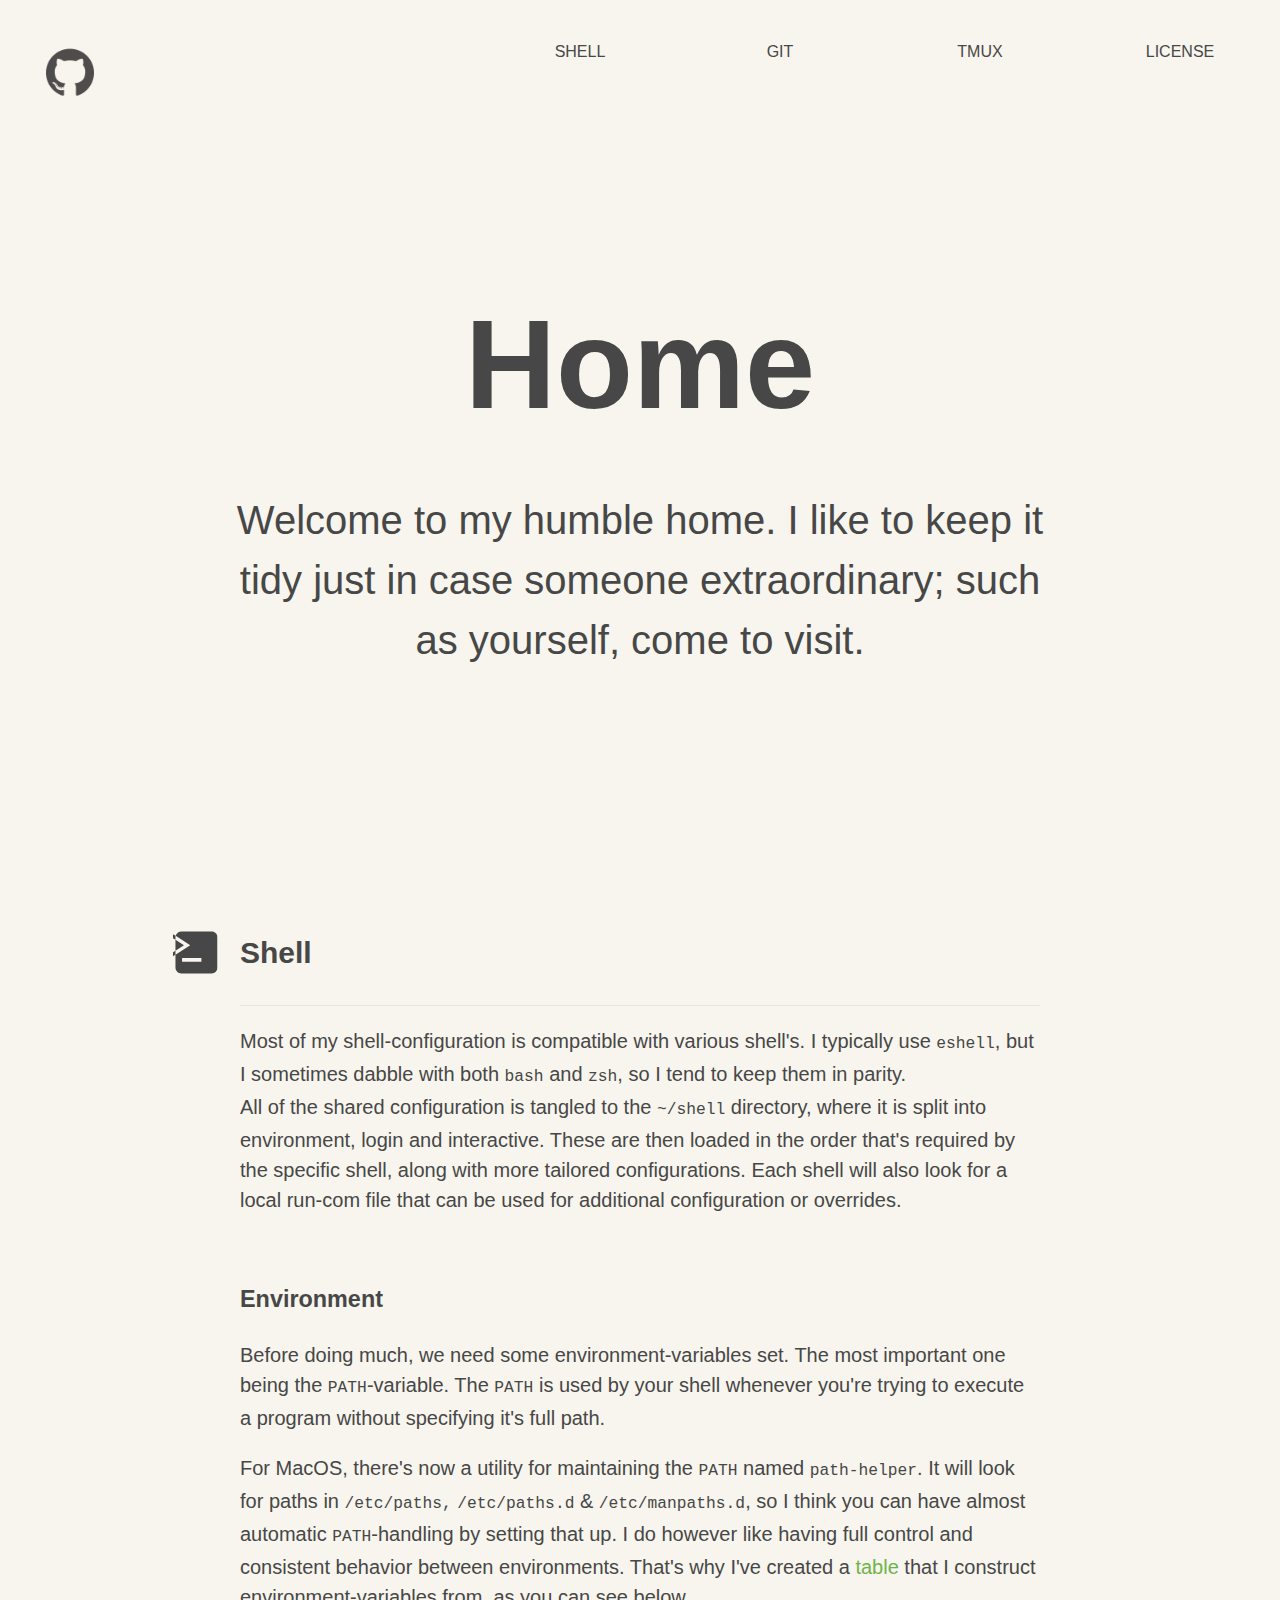
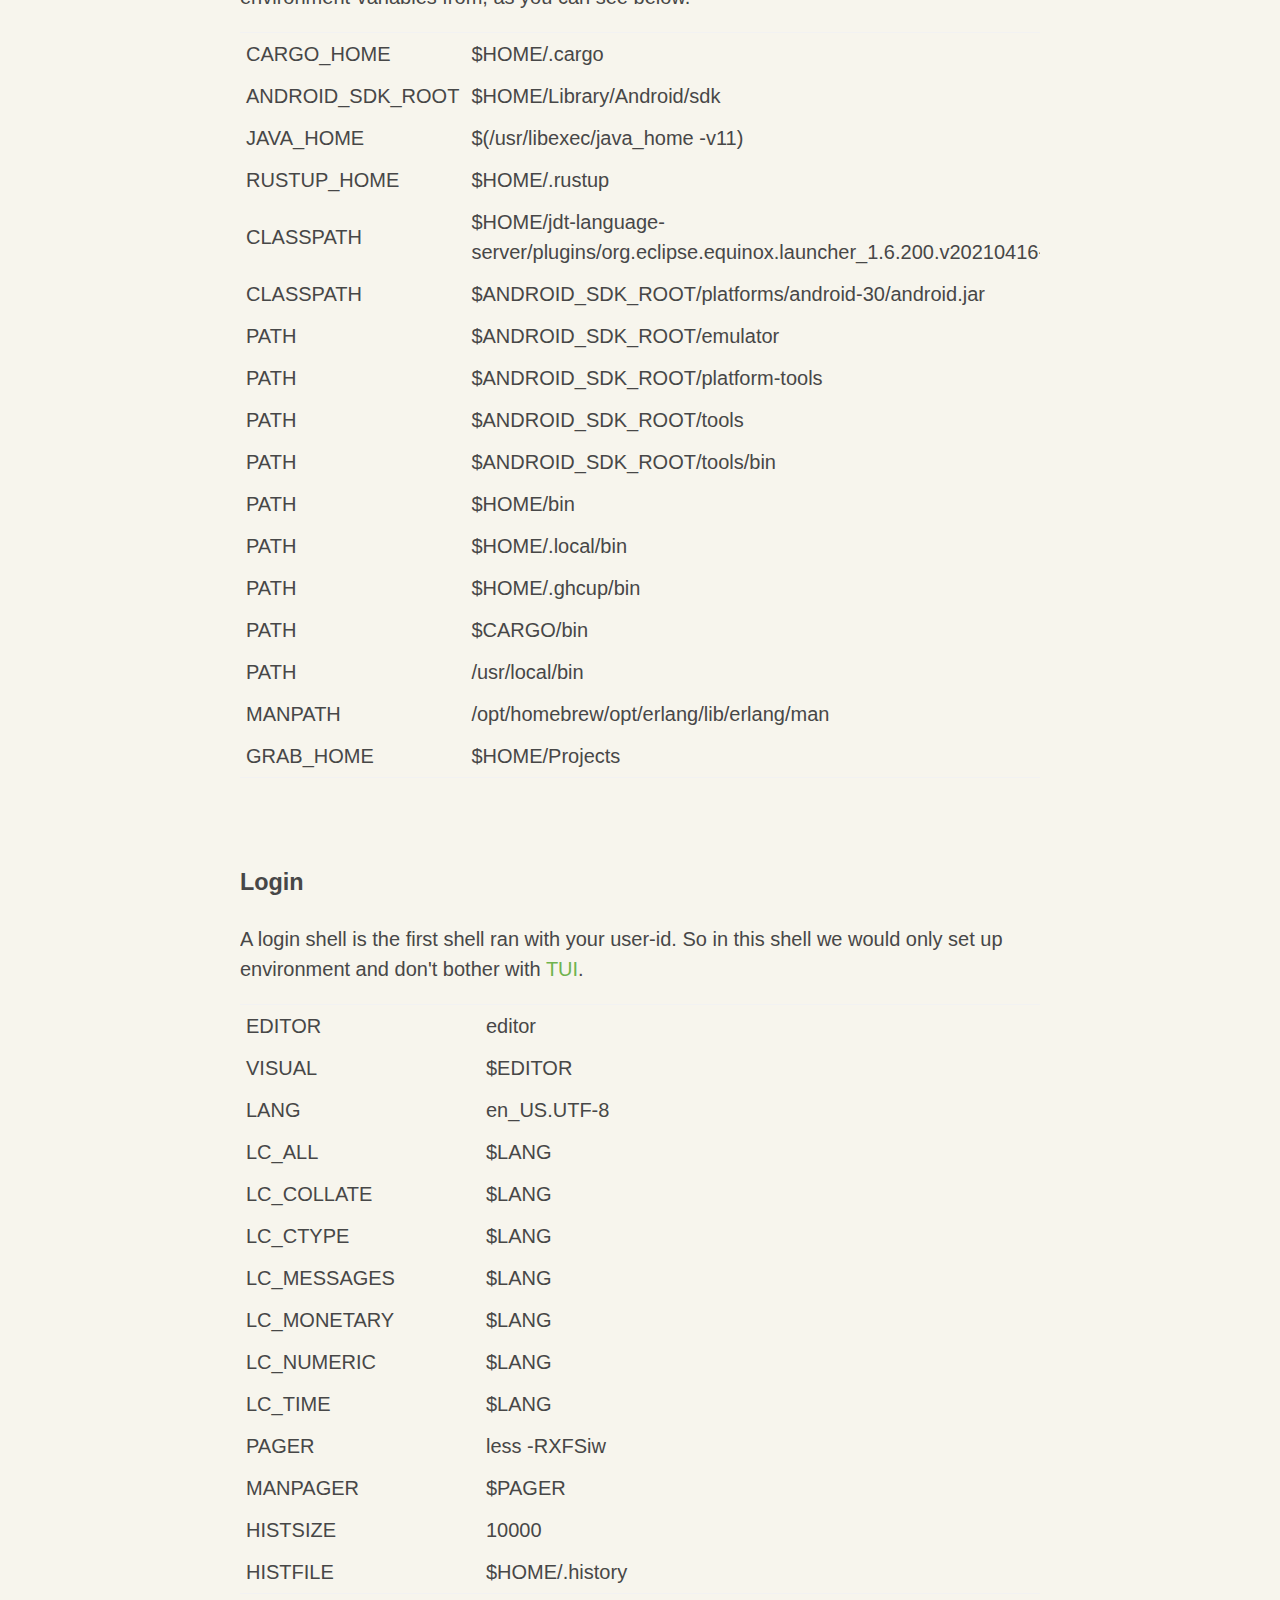
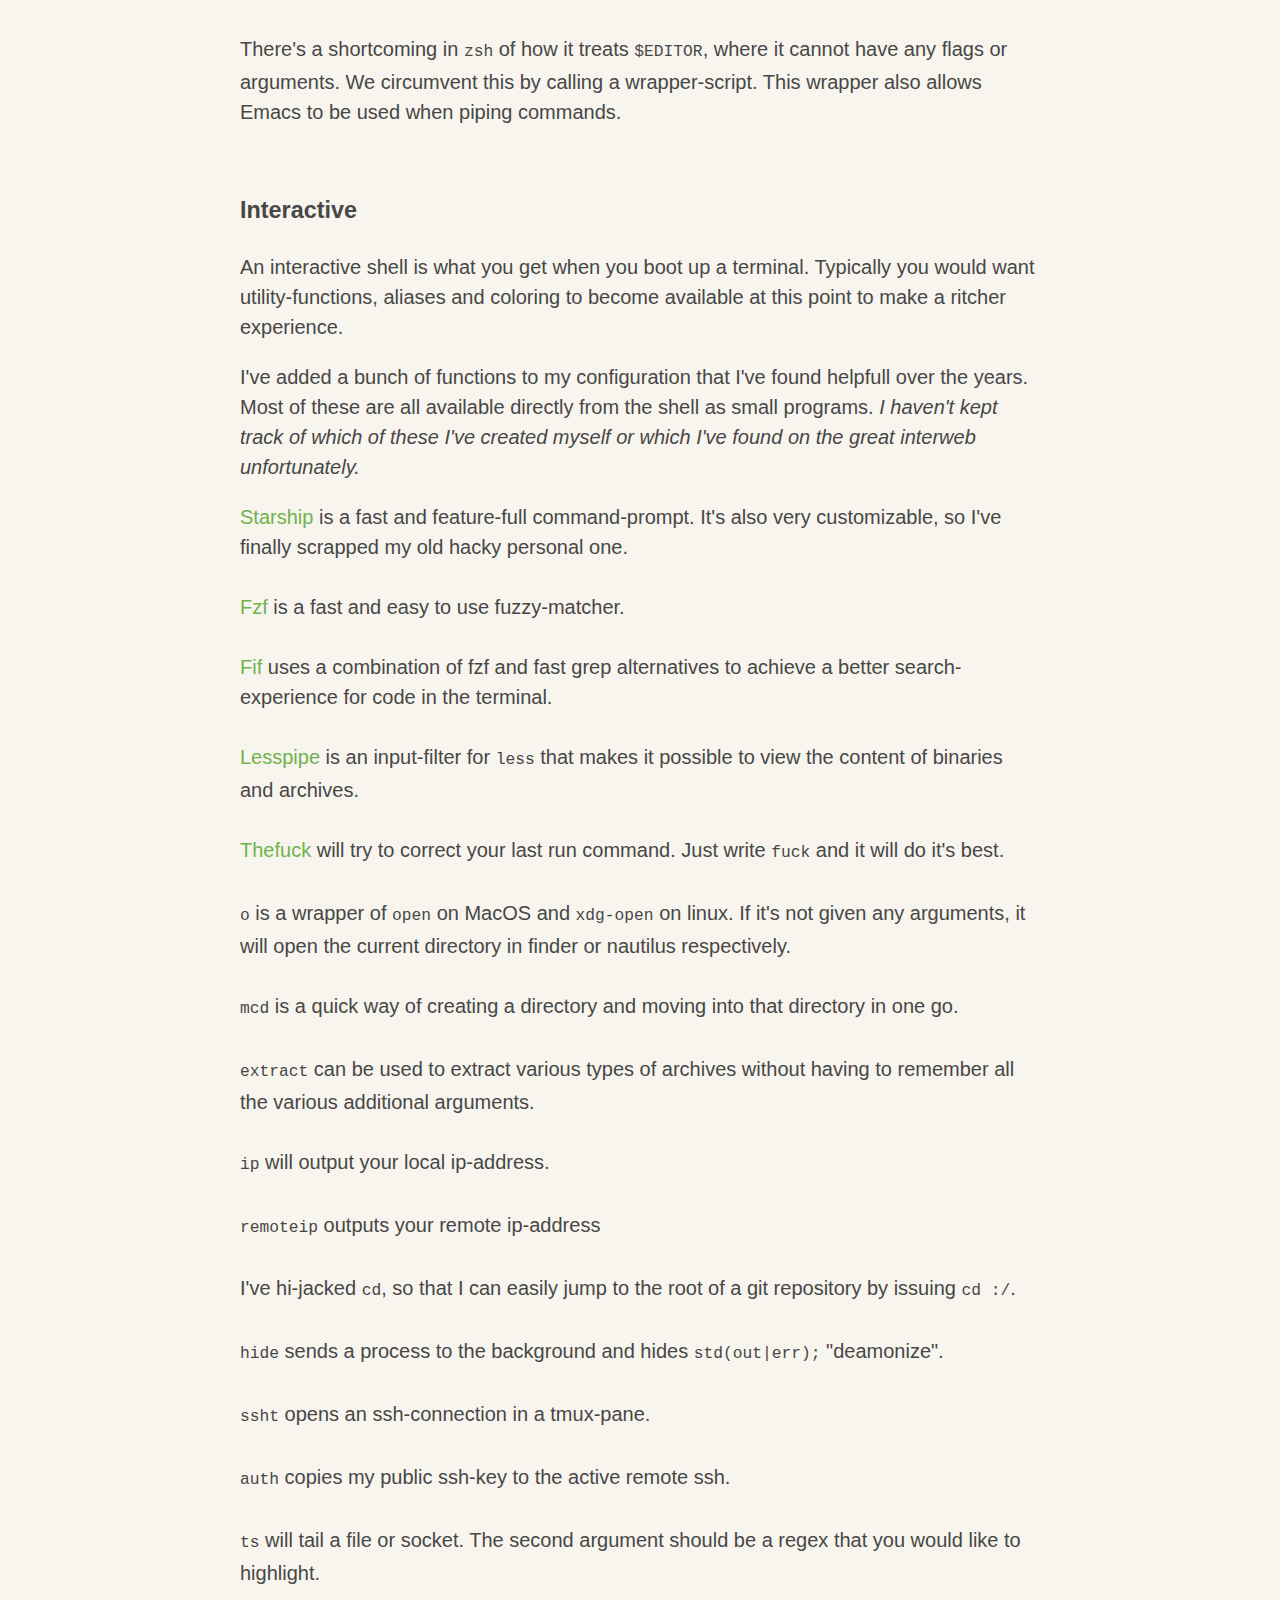
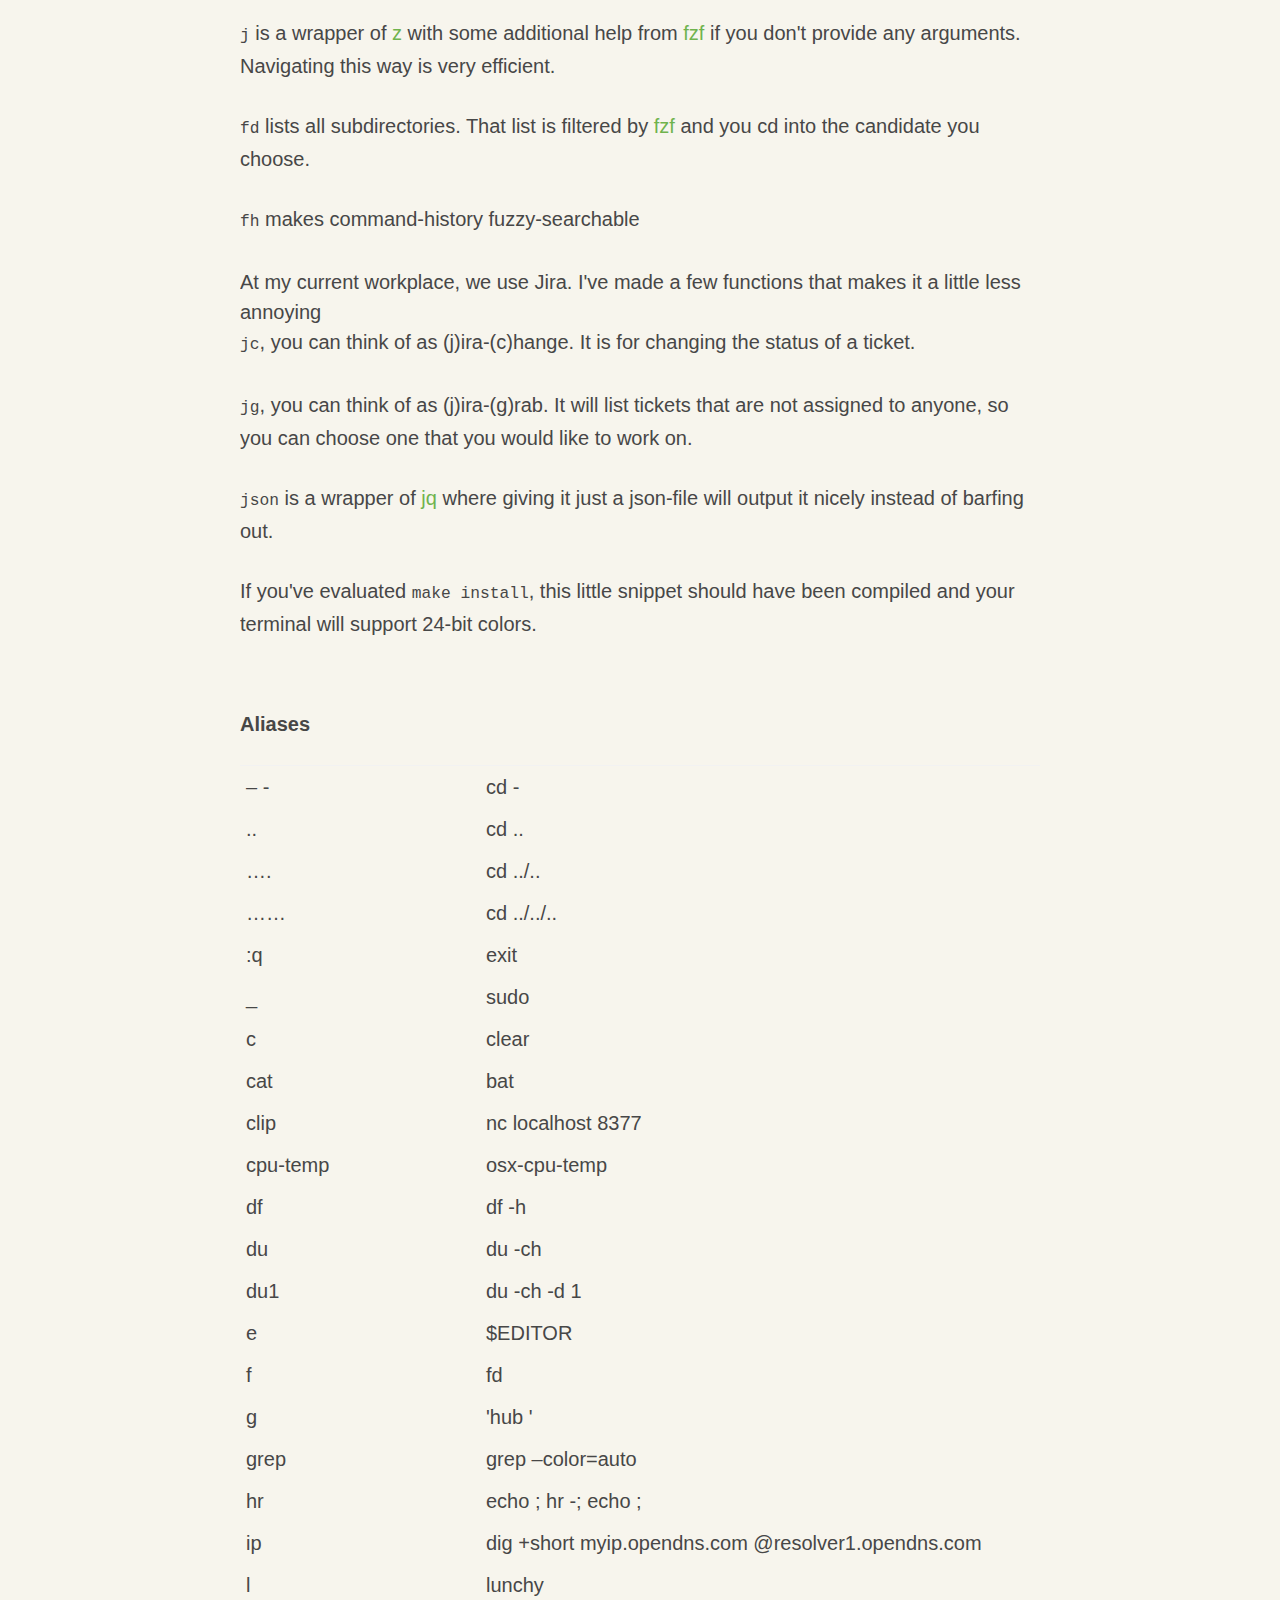
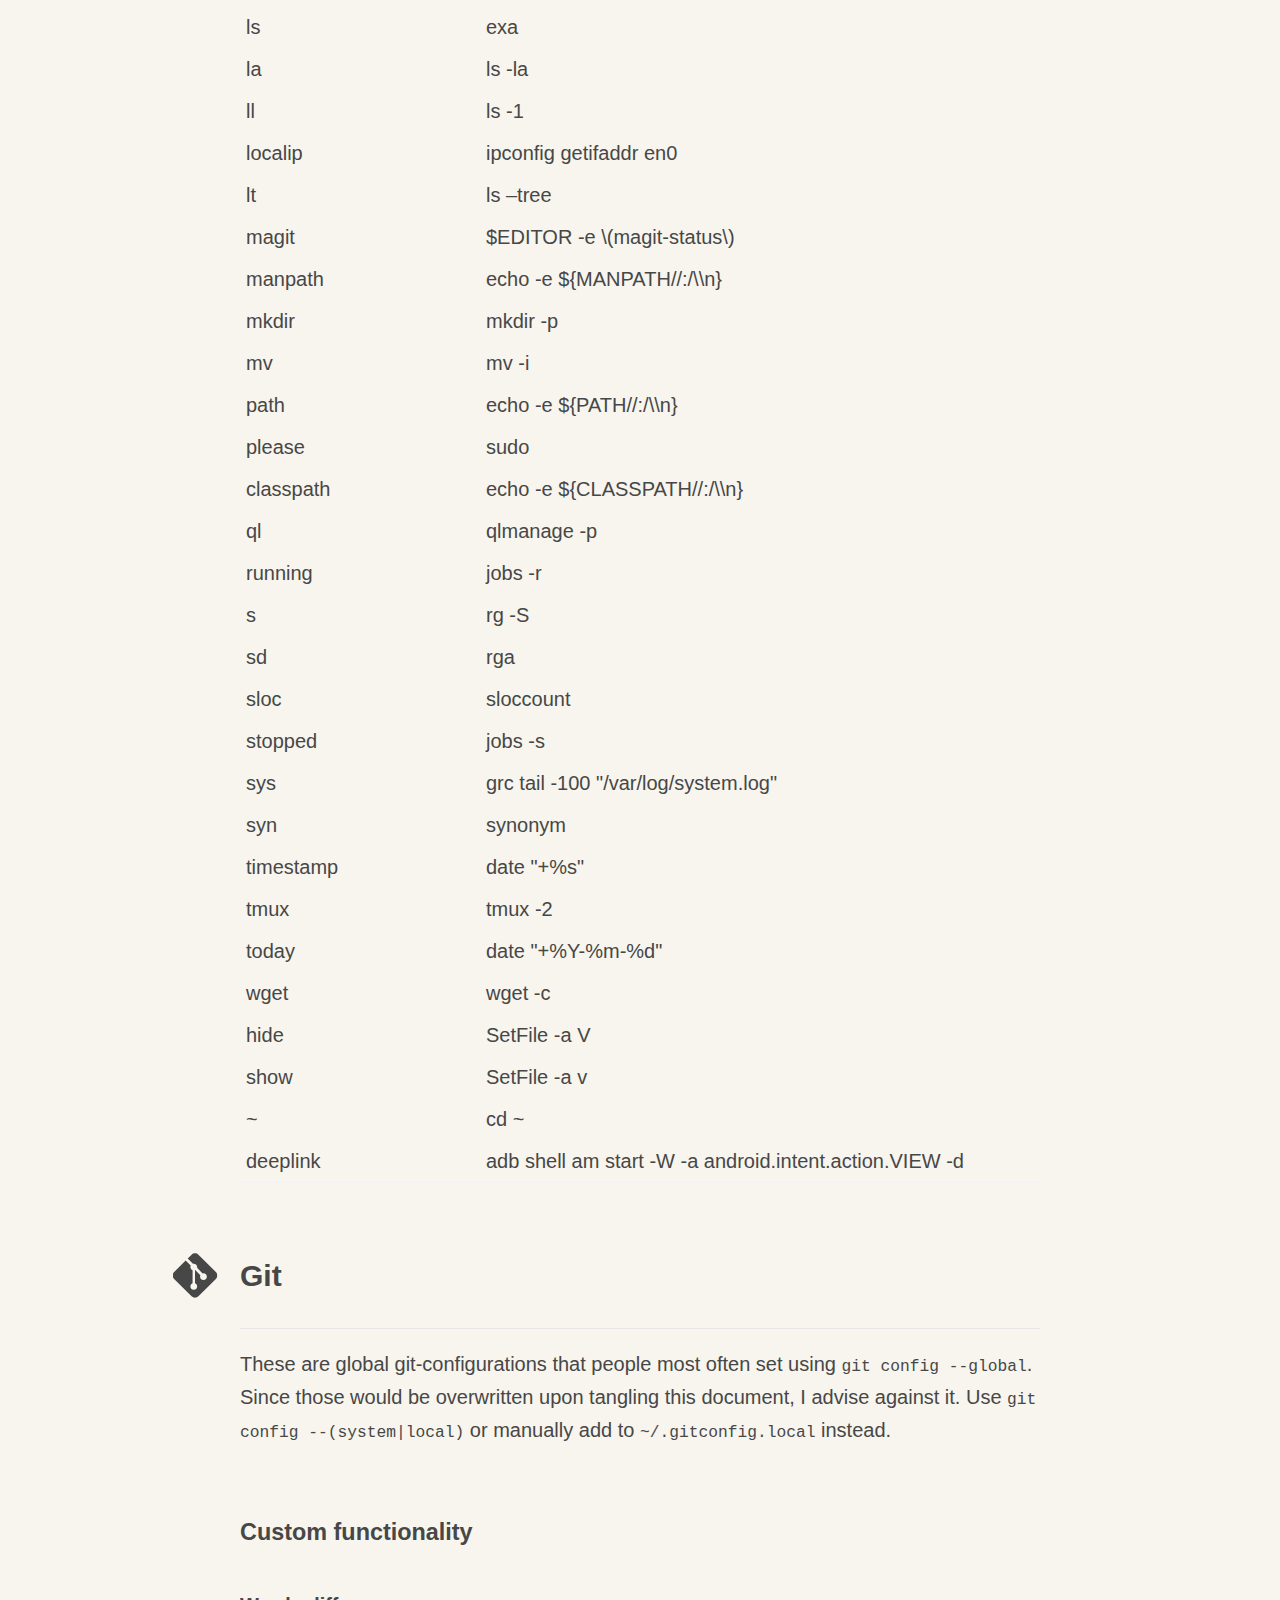
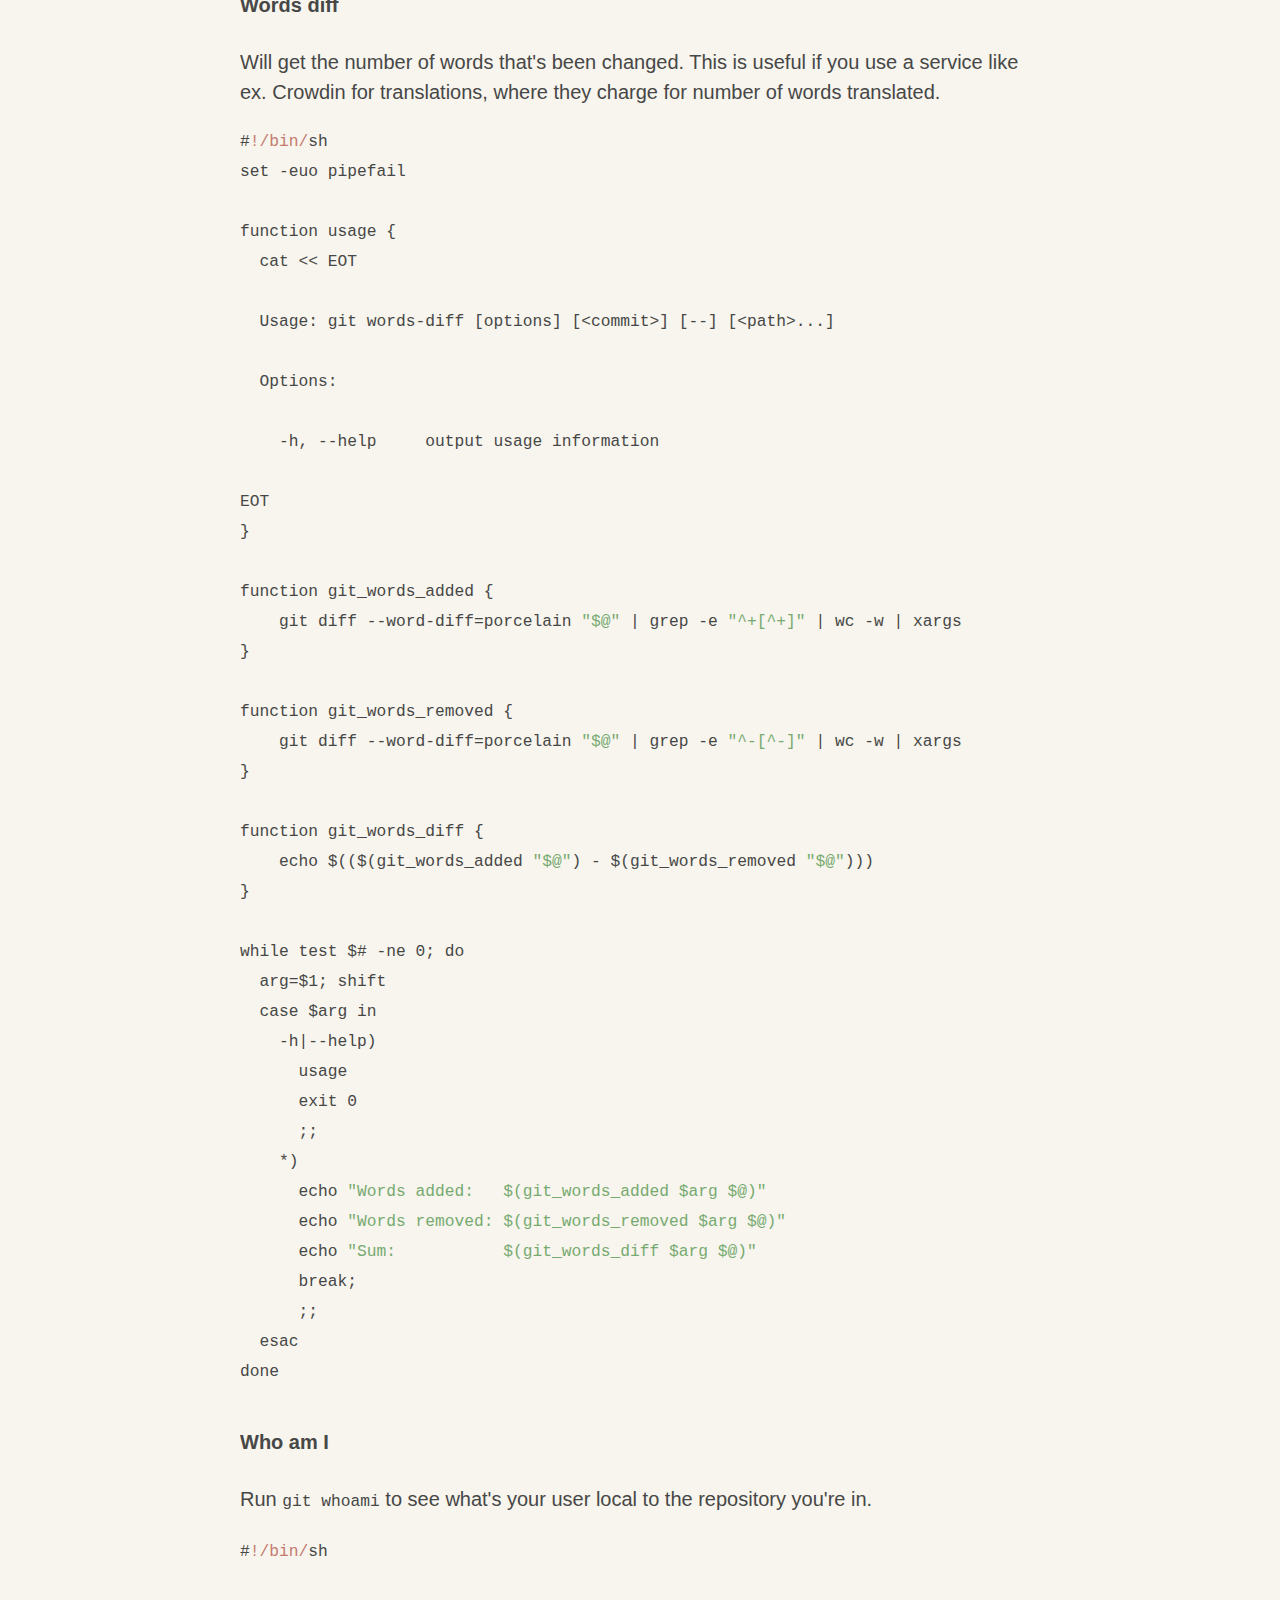
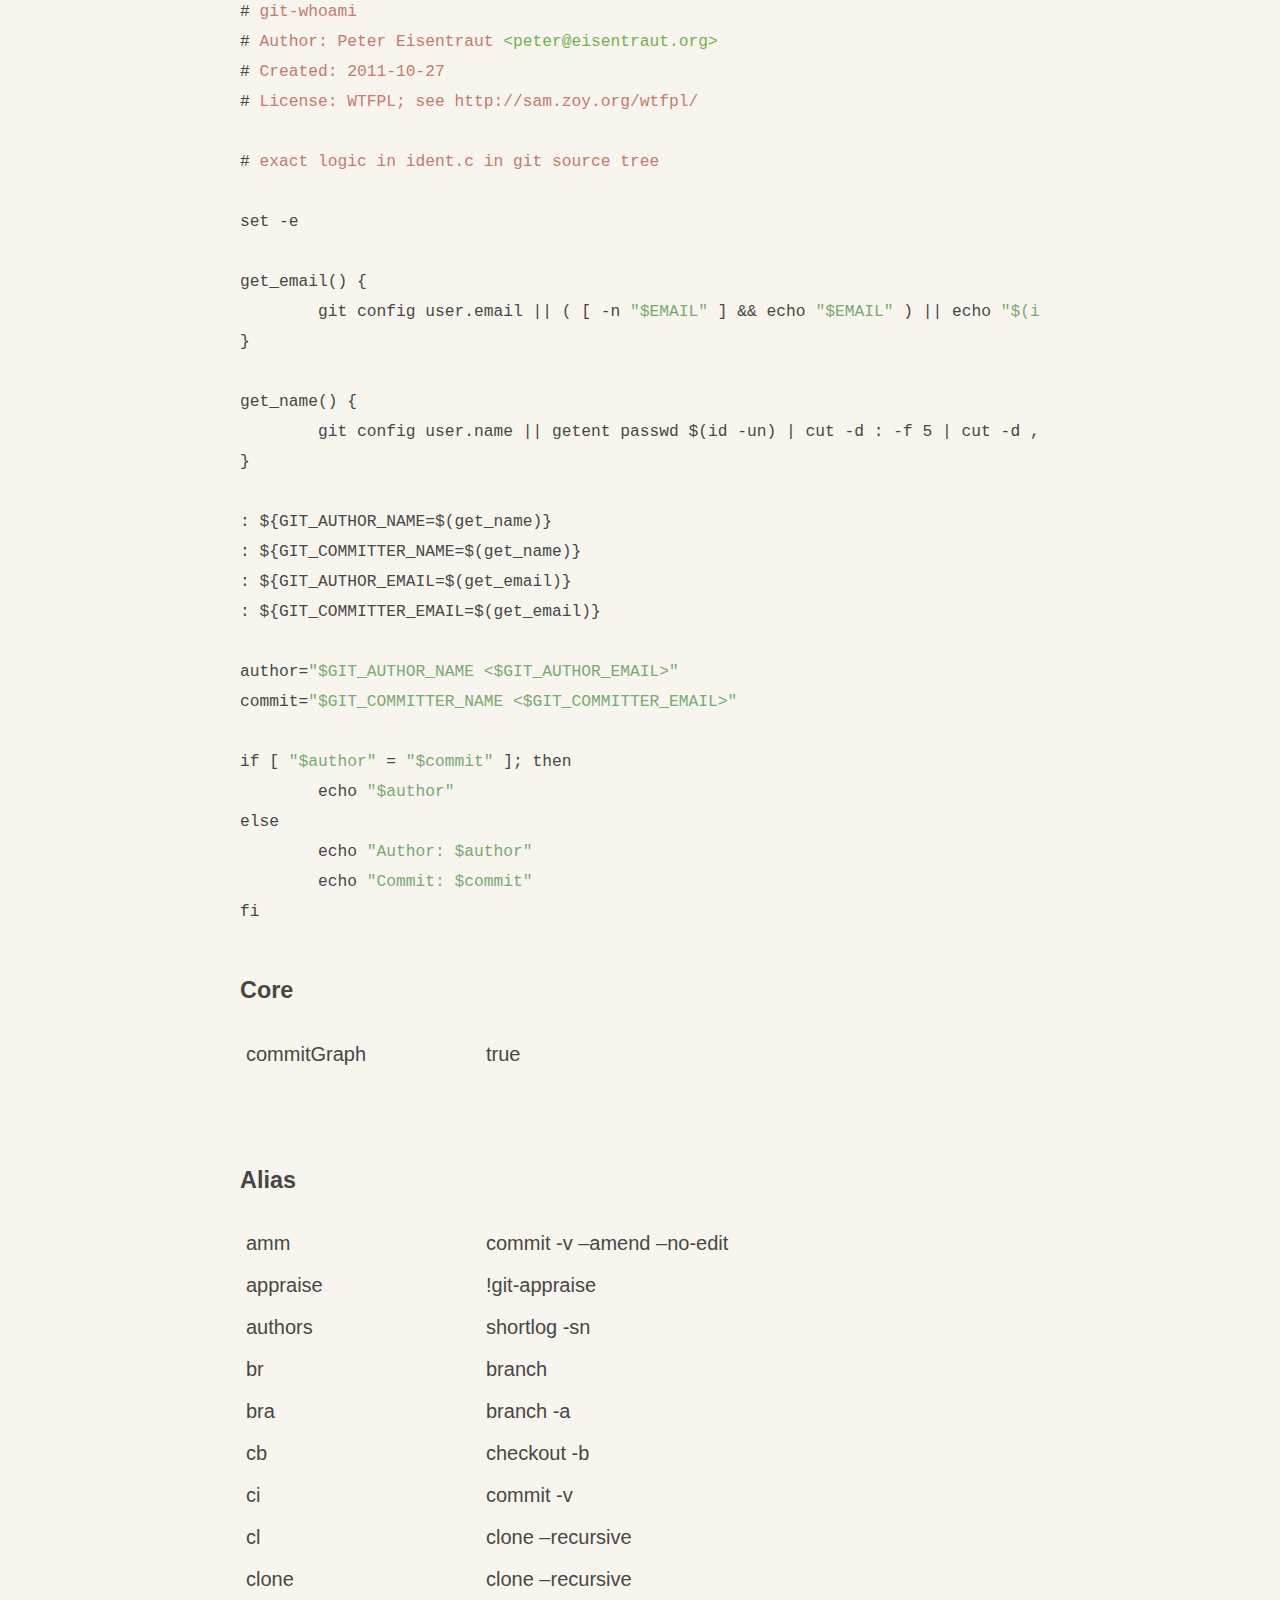
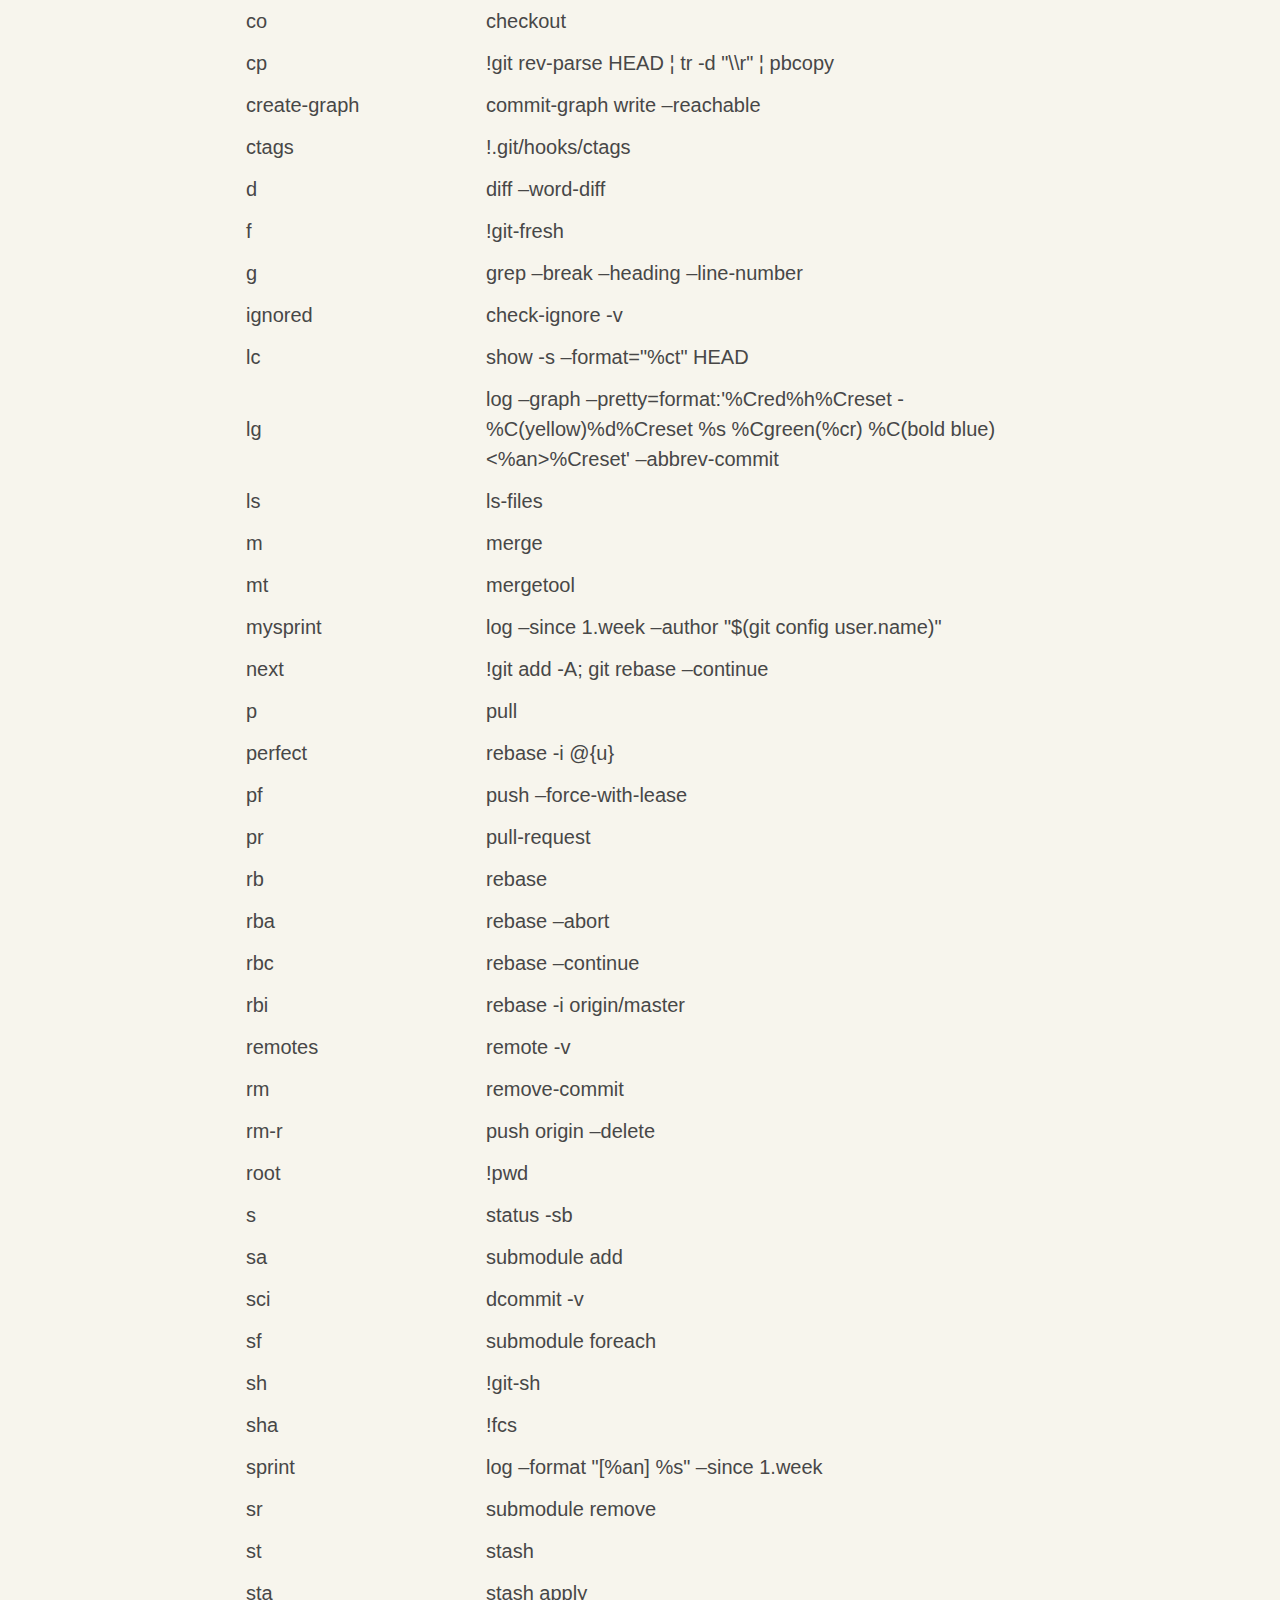
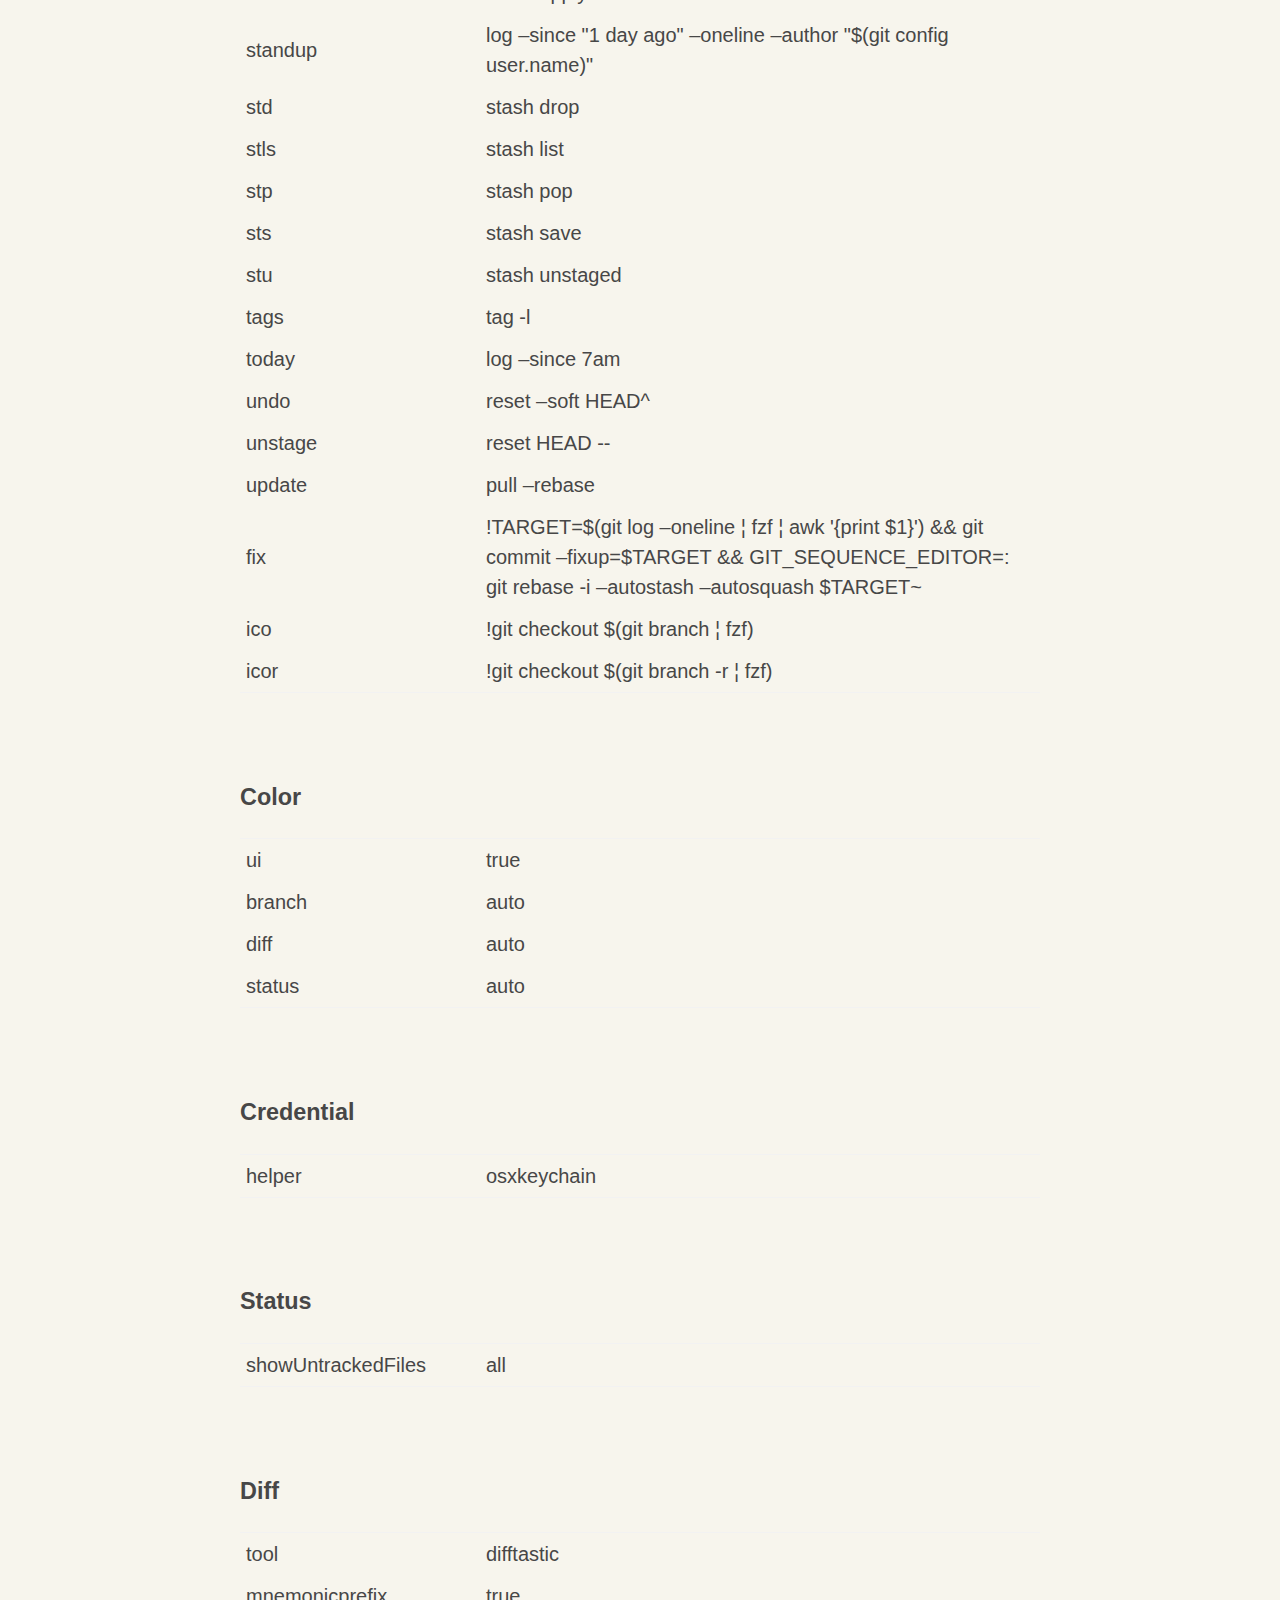
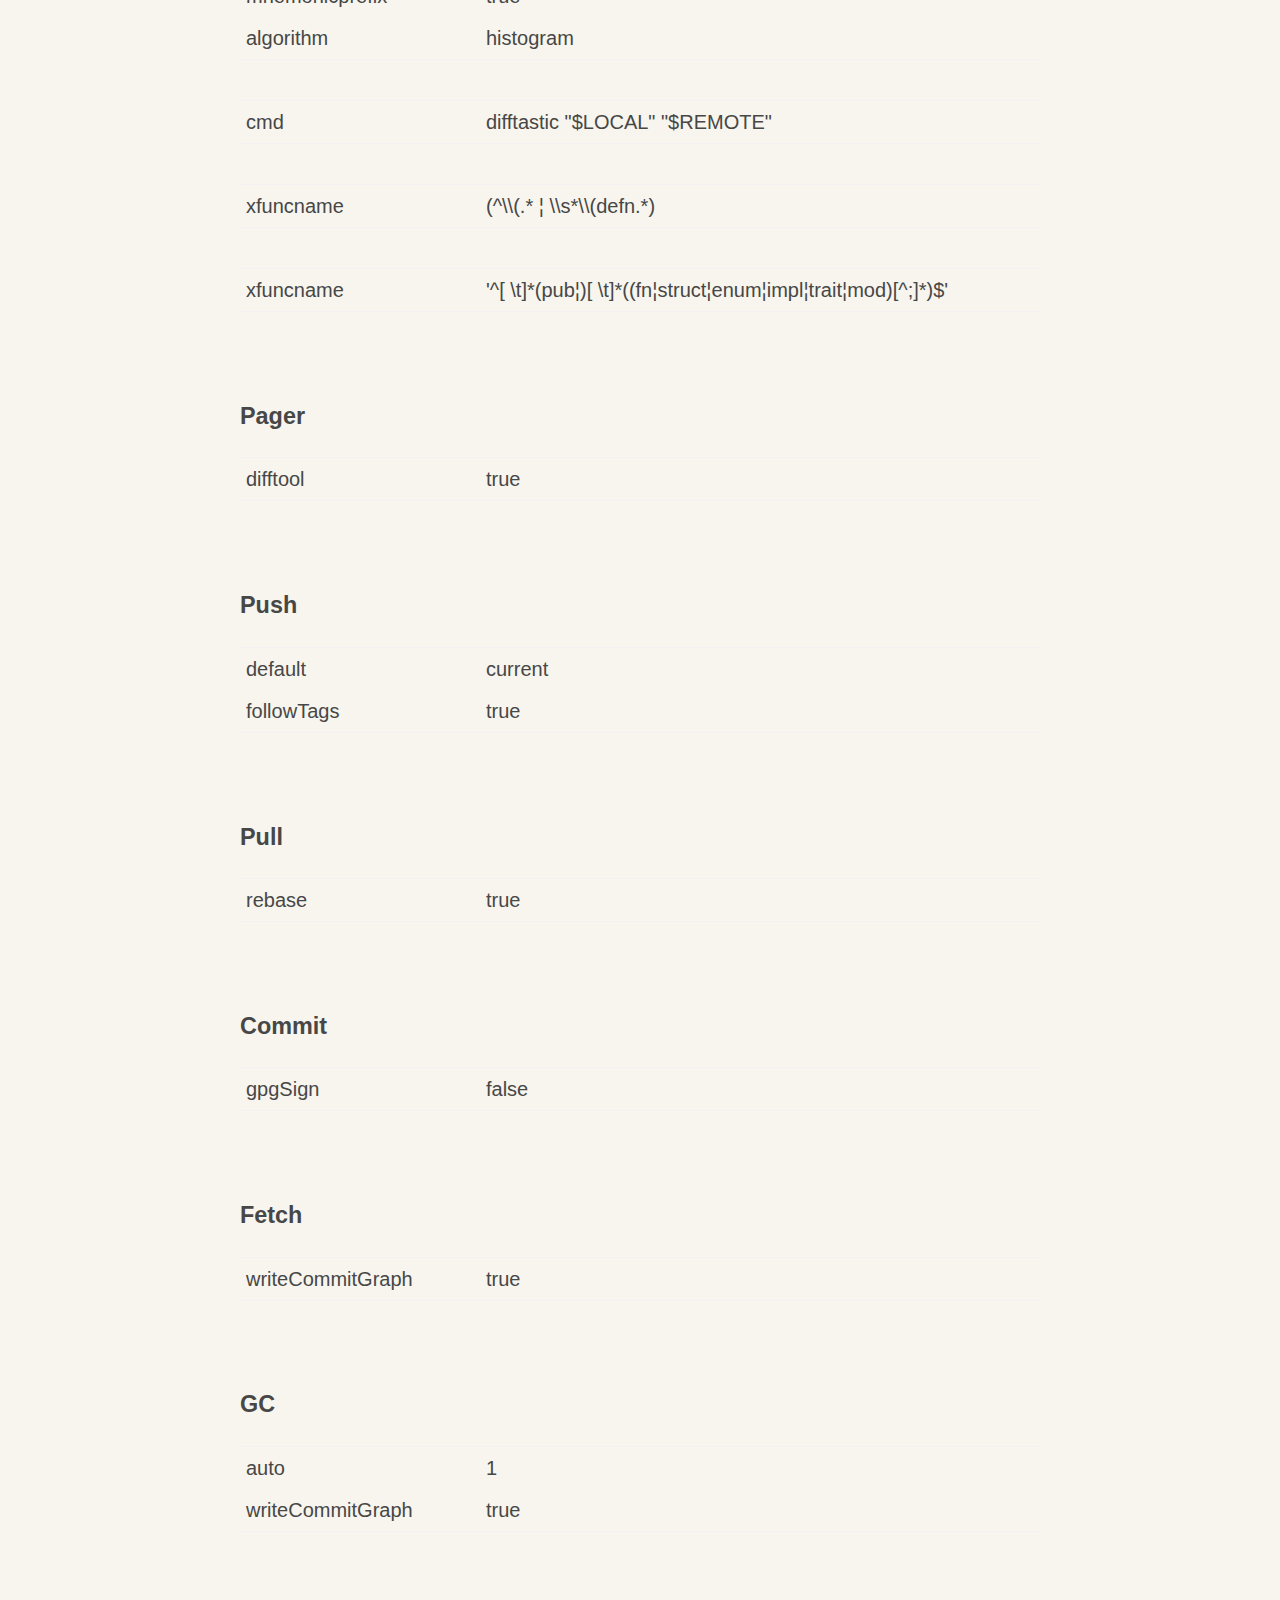
<file: docs/index.html>
<?xml version="1.0" encoding="utf-8"?>
<!DOCTYPE html PUBLIC "-//W3C//DTD XHTML 1.0 Strict//EN"
"http://www.w3.org/TR/xhtml1/DTD/xhtml1-strict.dtd">
<html xmlns="http://www.w3.org/1999/xhtml" lang="en" xml:lang="en">
<head>
<!-- 2022-09-26 Mon 10:13 -->
<meta http-equiv="Content-Type" content="text/html;charset=utf-8" />
<meta name="viewport" content="width=device-width, initial-scale=1" />
<title>Home</title>
<meta name="author" content="Henrik Kjerringvåg" />
<meta name="generator" content="Org Mode" />
<link rel="stylesheet" href="css/docs.css"><script src="js/docs.js"></script>
</head>
<body>
<div id="content" class="content">
<h1 class="title">Home</h1>
<div id="table-of-contents" role="doc-toc">
<h2>Table of Contents</h2>
<div id="text-table-of-contents" role="doc-toc">
<ul>
<li><a href="#org9a99083">Shell</a></li>
<li><a href="#org347bd56">Git</a></li>
<li><a href="#org8f10998">Tmux</a></li>
<li><a href="#org0a855c0">License</a></li>
</ul>
</div>
</div>
<p>
Welcome to my humble home. I like to keep it tidy just in case
someone extraordinary; such as yourself, come to visit.
</p>

<a title="link to repo" class="github" href="https://github.com/hkjels/home/"><img src="./images/github.png"></a>
<main>
<div id="outline-container-org9a99083" class="outline-2">
<h2 id="org9a99083">Shell</h2>
<div class="outline-text-2" id="text-org9a99083">
<p>
Most of my shell-configuration is compatible with various shell's. I
typically use <code>eshell</code>, but I sometimes dabble with both <code>bash</code> and <code>zsh</code>,
so I tend to keep them in parity.
<br />
All of the shared configuration is tangled to the <code>~/shell</code> directory,
where it is split into environment, login and interactive. These are
then loaded in the order that's required by the specific shell, along
with more tailored configurations. Each shell will also look for a
local run-com file that can be used for additional configuration or
overrides.
</p>
</div>

<div id="outline-container-org6523df9" class="outline-3">
<h3 id="org6523df9">Environment</h3>
<div class="outline-text-3" id="text-org6523df9">
<p>
Before doing much, we need some environment-variables set. The most
important one being the <code>PATH</code>-variable. The <code>PATH</code> is used by your shell
whenever you're trying to execute a program without specifying it's
full path.
</p>

<p>
For MacOS, there's now a utility for maintaining the <code>PATH</code> named
<code>path-helper</code>. It will look for paths in <code>/etc/paths,</code> <code>/etc/paths.d</code> &amp; <code>/etc/manpaths.d</code>,
so I think you can have almost automatic <code>PATH</code>-handling by setting that
up. I do however like having full control and consistent behavior
between environments. That's why I've created a <a href="#orgeaa608b">table</a> that I construct
environment-variables from, as you can see below.
</p>

<table id="orgeaa608b" border="2" cellspacing="0" cellpadding="6" rules="groups" frame="hsides">


<colgroup>
<col  class="org-left" />

<col  class="org-left" />
</colgroup>
<tbody>
<tr>
<td class="org-left">CARGO<sub>HOME</sub></td>
<td class="org-left">$HOME/.cargo</td>
</tr>

<tr>
<td class="org-left">ANDROID<sub>SDK</sub><sub>ROOT</sub></td>
<td class="org-left">$HOME/Library/Android/sdk</td>
</tr>

<tr>
<td class="org-left">JAVA<sub>HOME</sub></td>
<td class="org-left">$(/usr/libexec/java<sub>home</sub> -v11)</td>
</tr>

<tr>
<td class="org-left">RUSTUP<sub>HOME</sub></td>
<td class="org-left">$HOME/.rustup</td>
</tr>

<tr>
<td class="org-left">CLASSPATH</td>
<td class="org-left">$HOME/jdt-language-server/plugins/org.eclipse.equinox.launcher<sub>1.6.200.v20210416</sub>-2027.jar</td>
</tr>

<tr>
<td class="org-left">CLASSPATH</td>
<td class="org-left">$ANDROID<sub>SDK</sub><sub>ROOT</sub>/platforms/android-30/android.jar</td>
</tr>

<tr>
<td class="org-left">PATH</td>
<td class="org-left">$ANDROID<sub>SDK</sub><sub>ROOT</sub>/emulator</td>
</tr>

<tr>
<td class="org-left">PATH</td>
<td class="org-left">$ANDROID<sub>SDK</sub><sub>ROOT</sub>/platform-tools</td>
</tr>

<tr>
<td class="org-left">PATH</td>
<td class="org-left">$ANDROID<sub>SDK</sub><sub>ROOT</sub>/tools</td>
</tr>

<tr>
<td class="org-left">PATH</td>
<td class="org-left">$ANDROID<sub>SDK</sub><sub>ROOT</sub>/tools/bin</td>
</tr>

<tr>
<td class="org-left">PATH</td>
<td class="org-left">$HOME/bin</td>
</tr>

<tr>
<td class="org-left">PATH</td>
<td class="org-left">$HOME/.local/bin</td>
</tr>

<tr>
<td class="org-left">PATH</td>
<td class="org-left">$HOME/.ghcup/bin</td>
</tr>

<tr>
<td class="org-left">PATH</td>
<td class="org-left">$CARGO/bin</td>
</tr>

<tr>
<td class="org-left">PATH</td>
<td class="org-left">/usr/local/bin</td>
</tr>

<tr>
<td class="org-left">MANPATH</td>
<td class="org-left">/opt/homebrew/opt/erlang/lib/erlang/man</td>
</tr>

<tr>
<td class="org-left">GRAB<sub>HOME</sub></td>
<td class="org-left">$HOME/Projects</td>
</tr>
</tbody>
</table>
</div>
</div>

<div id="outline-container-org0683fb4" class="outline-3">
<h3 id="org0683fb4">Login</h3>
<div class="outline-text-3" id="text-org0683fb4">
<p>
A login shell is the first shell ran with your user-id. So in this
shell we would only set up environment and don't bother with <a href="https://en.wikipedia.org/wiki/Text-based_user_interface">TUI</a>.
</p>
<table id="orge1c4f23" border="2" cellspacing="0" cellpadding="6" rules="groups" frame="hsides">


<colgroup>
<col  class="org-left" />

<col  class="org-left" />
</colgroup>
<tbody>
<tr>
<td class="org-left">EDITOR</td>
<td class="org-left">editor</td>
</tr>

<tr>
<td class="org-left">VISUAL</td>
<td class="org-left">$EDITOR</td>
</tr>

<tr>
<td class="org-left">LANG</td>
<td class="org-left">en<sub>US.UTF</sub>-8</td>
</tr>

<tr>
<td class="org-left">LC<sub>ALL</sub></td>
<td class="org-left">$LANG</td>
</tr>

<tr>
<td class="org-left">LC<sub>COLLATE</sub></td>
<td class="org-left">$LANG</td>
</tr>

<tr>
<td class="org-left">LC<sub>CTYPE</sub></td>
<td class="org-left">$LANG</td>
</tr>

<tr>
<td class="org-left">LC<sub>MESSAGES</sub></td>
<td class="org-left">$LANG</td>
</tr>

<tr>
<td class="org-left">LC<sub>MONETARY</sub></td>
<td class="org-left">$LANG</td>
</tr>

<tr>
<td class="org-left">LC<sub>NUMERIC</sub></td>
<td class="org-left">$LANG</td>
</tr>

<tr>
<td class="org-left">LC<sub>TIME</sub></td>
<td class="org-left">$LANG</td>
</tr>

<tr>
<td class="org-left">PAGER</td>
<td class="org-left">less -RXFSiw</td>
</tr>

<tr>
<td class="org-left">MANPAGER</td>
<td class="org-left">$PAGER</td>
</tr>

<tr>
<td class="org-left">HISTSIZE</td>
<td class="org-left">10000</td>
</tr>

<tr>
<td class="org-left">HISTFILE</td>
<td class="org-left">$HOME/.history</td>
</tr>
</tbody>
</table>

<p>
There's a shortcoming in <code>zsh</code> of how it treats <code>$EDITOR</code>, where it cannot
have any flags or arguments. We circumvent this by calling a
wrapper-script. This wrapper also allows Emacs to be used when piping
commands.
</p>
</div>
</div>
<div id="outline-container-orgecd1461" class="outline-3">
<h3 id="orgecd1461">Interactive</h3>
<div class="outline-text-3" id="text-orgecd1461">
<p>
An interactive shell is what you get when you boot up a
terminal. Typically you would want utility-functions, aliases and
coloring to become available at this point to make a ritcher
experience.
</p>

<p>
I've added a bunch of functions to my configuration that I've found
helpfull over the years. Most of these are all available directly from the
shell as small programs.
<i>I haven't kept track of which of these I've created myself or which
I've found on the great interweb unfortunately.</i><br />
</p>

<p>
<a href="https://starship.rs">Starship</a> is a fast and feature-full command-prompt. It's also very
customizable, so I've finally scrapped my old hacky personal one.
<br />
<br />
<a href="https://github.com/junegunn/fzf">Fzf</a> is a fast and easy to use fuzzy-matcher.
<br />
<br />
<a href="https://github.com/roosta/fif">Fif</a> uses a combination of fzf and
fast grep alternatives to achieve a better search-experience for code
in the terminal.
<br />
<br />
<a href="https://www-zeuthen.desy.de/~friebel/unix/lesspipe.html">Lesspipe</a> is an input-filter for <code>less</code> that makes it possible to view
the content of binaries and archives.
<br />
<br />
<a href="https://github.com/nvbn/thefuck">Thefuck</a> will try to correct your last run command. Just write <code>fuck</code> and
it will do it's best.
<br />
<br />
<code>o</code> is a wrapper of <code>open</code> on MacOS and <code>xdg-open</code> on linux. If it's not
given any arguments, it will open the current directory in finder or
nautilus respectively.
<br />
<br />
<code>mcd</code> is a quick way of creating a directory and moving into that
directory in one go.
<br />
<br />
<code>extract</code> can be used to extract various types of archives without
having to remember all the various additional arguments.
<br />
<br />
<code>ip</code> will output your local ip-address.
<br />
<br />
<code>remoteip</code> outputs your remote ip-address
<br />
<br />
I've hi-jacked <code>cd</code>, so that I can easily jump to the root of a git
repository by issuing <code>cd :/</code>.
<br />
<br />
<code>hide</code> sends a process to the background and hides <code>std(out|err);</code> "deamonize".
<br />
<br />
<code>ssht</code> opens an ssh-connection in a tmux-pane.
<br />
<br />
<code>auth</code> copies my public ssh-key to the active remote ssh.
<br />
<br />
<code>ts</code> will tail a file or socket. The second argument should be a regex
that you would like to highlight.
<br />
<br />
<code>j</code> is a wrapper of <a href="https://github.com/rupa/z/">z</a> with some additional help from <a href="https://github.com/junegunn/fzf">fzf</a> if you don't
provide any arguments. Navigating this way is very efficient.
<br />
<br />
<code>fd</code> lists all subdirectories. That list is filtered by <a href="https://github.com/junegunn/fzf">fzf</a> and you cd
into the candidate you choose.
<br />
<br />
<code>fh</code> makes command-history fuzzy-searchable
<br />
<br />
At my current workplace, we use Jira. I've made a few functions that
makes it a little less annoying <br />
<code>jc</code>, you can think of as (j)ira-(c)hange. It is for changing the status of a ticket.
<br />
<br />
<code>jg</code>, you can think of as (j)ira-(g)rab. It will list tickets that are
not assigned to anyone, so you can choose one that you would like to
work on.
<br />
<br />
<code>json</code> is a wrapper of <a href="https://stedolan.github.io/jq/">jq</a> where giving it just a json-file will output
it nicely instead of barfing out.
<br />
<br />
If you've evaluated <code>make install</code>, this little snippet should have been
compiled and your terminal will support 24-bit colors.
<br />
<br />
</p>
</div>
<div id="outline-container-org32b6393" class="outline-4">
<h4 id="org32b6393">Aliases</h4>
<div class="outline-text-4" id="text-org32b6393">
<table id="org7098172" border="2" cellspacing="0" cellpadding="6" rules="groups" frame="hsides">


<colgroup>
<col  class="org-left" />

<col  class="org-left" />
</colgroup>
<tbody>
<tr>
<td class="org-left">&#x2013; -</td>
<td class="org-left">cd -</td>
</tr>

<tr>
<td class="org-left">..</td>
<td class="org-left">cd ..</td>
</tr>

<tr>
<td class="org-left">&#x2026;.</td>
<td class="org-left">cd ../..</td>
</tr>

<tr>
<td class="org-left">&#x2026;&#x2026;</td>
<td class="org-left">cd ../../..</td>
</tr>

<tr>
<td class="org-left">:q</td>
<td class="org-left">exit</td>
</tr>

<tr>
<td class="org-left">_</td>
<td class="org-left">sudo</td>
</tr>

<tr>
<td class="org-left">c</td>
<td class="org-left">clear</td>
</tr>

<tr>
<td class="org-left">cat</td>
<td class="org-left">bat</td>
</tr>

<tr>
<td class="org-left">clip</td>
<td class="org-left">nc localhost 8377</td>
</tr>

<tr>
<td class="org-left">cpu-temp</td>
<td class="org-left">osx-cpu-temp</td>
</tr>

<tr>
<td class="org-left">df</td>
<td class="org-left">df -h</td>
</tr>

<tr>
<td class="org-left">du</td>
<td class="org-left">du -ch</td>
</tr>

<tr>
<td class="org-left">du1</td>
<td class="org-left">du -ch -d 1</td>
</tr>

<tr>
<td class="org-left">e</td>
<td class="org-left">$EDITOR</td>
</tr>

<tr>
<td class="org-left">f</td>
<td class="org-left">fd</td>
</tr>

<tr>
<td class="org-left">g</td>
<td class="org-left">'hub '</td>
</tr>

<tr>
<td class="org-left">grep</td>
<td class="org-left">grep &#x2013;color=auto</td>
</tr>

<tr>
<td class="org-left">hr</td>
<td class="org-left">echo ; hr -; echo ;</td>
</tr>

<tr>
<td class="org-left">ip</td>
<td class="org-left">dig +short myip.opendns.com @resolver1.opendns.com</td>
</tr>

<tr>
<td class="org-left">l</td>
<td class="org-left">lunchy</td>
</tr>

<tr>
<td class="org-left">ls</td>
<td class="org-left">exa</td>
</tr>

<tr>
<td class="org-left">la</td>
<td class="org-left">ls -la</td>
</tr>

<tr>
<td class="org-left">ll</td>
<td class="org-left">ls -1</td>
</tr>

<tr>
<td class="org-left">localip</td>
<td class="org-left">ipconfig getifaddr en0</td>
</tr>

<tr>
<td class="org-left">lt</td>
<td class="org-left">ls &#x2013;tree</td>
</tr>

<tr>
<td class="org-left">magit</td>
<td class="org-left">$EDITOR -e \(magit-status\)</td>
</tr>

<tr>
<td class="org-left">manpath</td>
<td class="org-left">echo -e ${MANPATH//:/\\n}</td>
</tr>

<tr>
<td class="org-left">mkdir</td>
<td class="org-left">mkdir -p</td>
</tr>

<tr>
<td class="org-left">mv</td>
<td class="org-left">mv -i</td>
</tr>

<tr>
<td class="org-left">path</td>
<td class="org-left">echo -e ${PATH//:/\\n}</td>
</tr>

<tr>
<td class="org-left">please</td>
<td class="org-left">sudo</td>
</tr>

<tr>
<td class="org-left">classpath</td>
<td class="org-left">echo -e ${CLASSPATH//:/\\n}</td>
</tr>

<tr>
<td class="org-left">ql</td>
<td class="org-left">qlmanage -p</td>
</tr>

<tr>
<td class="org-left">running</td>
<td class="org-left">jobs -r</td>
</tr>

<tr>
<td class="org-left">s</td>
<td class="org-left">rg -S</td>
</tr>

<tr>
<td class="org-left">sd</td>
<td class="org-left">rga</td>
</tr>

<tr>
<td class="org-left">sloc</td>
<td class="org-left">sloccount</td>
</tr>

<tr>
<td class="org-left">stopped</td>
<td class="org-left">jobs -s</td>
</tr>

<tr>
<td class="org-left">sys</td>
<td class="org-left">grc tail -100 "/var/log/system.log"</td>
</tr>

<tr>
<td class="org-left">syn</td>
<td class="org-left">synonym</td>
</tr>

<tr>
<td class="org-left">timestamp</td>
<td class="org-left">date "+%s"</td>
</tr>

<tr>
<td class="org-left">tmux</td>
<td class="org-left">tmux -2</td>
</tr>

<tr>
<td class="org-left">today</td>
<td class="org-left">date "+%Y-%m-%d"</td>
</tr>

<tr>
<td class="org-left">wget</td>
<td class="org-left">wget -c</td>
</tr>

<tr>
<td class="org-left">hide</td>
<td class="org-left">SetFile -a V</td>
</tr>

<tr>
<td class="org-left">show</td>
<td class="org-left">SetFile -a v</td>
</tr>

<tr>
<td class="org-left">~</td>
<td class="org-left">cd ~</td>
</tr>

<tr>
<td class="org-left">deeplink</td>
<td class="org-left">adb shell am start -W -a android.intent.action.VIEW -d</td>
</tr>
</tbody>
</table>
</div>
</div>
</div>
</div>

<div id="outline-container-org347bd56" class="outline-2">
<h2 id="org347bd56">Git</h2>
<div class="outline-text-2" id="text-org347bd56">
<p>
These are global git-configurations that people most often set using
<code>git config --global</code>. Since those would be overwritten upon tangling
this document, I advise against it. Use <code>git config --(system|local)</code> or
manually add to <code>~/.gitconfig.local</code> instead.
</p>
</div>

<div id="outline-container-org0c088a3" class="outline-3">
<h3 id="org0c088a3">Custom functionality</h3>
<div class="outline-text-3" id="text-org0c088a3">
</div>
<div id="outline-container-org35b68e9" class="outline-4">
<h4 id="org35b68e9">Words diff</h4>
<div class="outline-text-4" id="text-org35b68e9">
<p>
Will get the number of words that's been changed. This is useful if
you use a service like ex. Crowdin for translations, where they charge
for number of words translated.
</p>
<div class="org-src-container">
<pre class="src src-shell"><span class="org-comment-delimiter">#</span><span class="org-comment">!/bin/</span><span class="org-keyword">sh</span>
<span class="org-builtin">set</span> -euo pipefail

<span class="org-keyword">function</span> <span class="org-function-name">usage</span> {
  cat &lt;&lt; EOT

<span class="org-sh-heredoc">  Usage: git words-diff [options] [&lt;commit&gt;] [--] [&lt;path&gt;...]</span>

<span class="org-sh-heredoc">  Options:</span>

<span class="org-sh-heredoc">    -h, --help     output usage information</span>

<span class="org-sh-heredoc">EOT</span>
}

<span class="org-keyword">function</span> <span class="org-function-name">git_words_added</span> {
    git diff --word-diff=porcelain <span class="org-string">"$@"</span> | grep -e <span class="org-string">"^+[^+]"</span> | wc -w | xargs
}

<span class="org-keyword">function</span> <span class="org-function-name">git_words_removed</span> {
    git diff --word-diff=porcelain <span class="org-string">"$@"</span> | grep -e <span class="org-string">"^-[^-]"</span> | wc -w | xargs
}

<span class="org-keyword">function</span> <span class="org-function-name">git_words_diff</span> {
    <span class="org-builtin">echo</span> $(($(git_words_added <span class="org-string">"$@"</span>) - $(git_words_removed <span class="org-string">"$@"</span>)))
}

<span class="org-keyword">while</span> test $<span class="org-variable-name">#</span> -ne 0; <span class="org-keyword">do</span>
  <span class="org-variable-name">arg</span>=$<span class="org-variable-name">1</span>; <span class="org-builtin">shift</span>
  <span class="org-keyword">case</span> $<span class="org-variable-name">arg</span><span class="org-keyword"> in</span>
    -h|--help)
      usage
      <span class="org-keyword">exit</span> 0
      ;;
    *)
      <span class="org-builtin">echo</span> <span class="org-string">"Words added:   $(git_words_added $arg $@)"</span>
      <span class="org-builtin">echo</span> <span class="org-string">"Words removed: $(git_words_removed $arg $@)"</span>
      <span class="org-builtin">echo</span> <span class="org-string">"Sum:           $(git_words_diff $arg $@)"</span>
      <span class="org-keyword">break</span>;
      ;;
  <span class="org-keyword">esac</span>
<span class="org-keyword">done</span>
</pre>
</div>
</div>
</div>

<div id="outline-container-org68b024b" class="outline-4">
<h4 id="org68b024b">Who am I</h4>
<div class="outline-text-4" id="text-org68b024b">
<p>
Run <code>git whoami</code> to see what's your user local to the repository you're in.
</p>
<div class="org-src-container">
<pre class="src src-shell"><span class="org-comment-delimiter">#</span><span class="org-comment">!/bin/</span><span class="org-keyword">sh</span>

<span class="org-comment-delimiter"># </span><span class="org-comment">git-whoami</span>
<span class="org-comment-delimiter"># </span><span class="org-comment">Author: Peter Eisentraut <a href="mailto:peter%40eisentraut.org">&lt;peter@eisentraut.org&gt;</a></span>
<span class="org-comment-delimiter"># </span><span class="org-comment">Created: 2011-10-27</span>
<span class="org-comment-delimiter"># </span><span class="org-comment">License: WTFPL; see http://sam.zoy.org/wtfpl/</span>

<span class="org-comment-delimiter"># </span><span class="org-comment">exact logic in ident.c in git source tree</span>

<span class="org-builtin">set</span> -e

<span class="org-function-name">get_email</span>() {
        git config user.email || ( [ -n <span class="org-string">"$EMAIL"</span> ] &amp;&amp; <span class="org-builtin">echo</span> <span class="org-string">"$EMAIL"</span> ) || <span class="org-builtin">echo</span> <span class="org-string">"$(id -nu)@$(hostname --fqdn)"</span>
}

<span class="org-function-name">get_name</span>() {
        git config user.name || getent passwd $(id -un) | cut -d : -f 5 | cut -d , -f 1
}

: ${<span class="org-variable-name">GIT_AUTHOR_NAME</span>=$(get_name)}
: ${<span class="org-variable-name">GIT_COMMITTER_NAME</span>=$(get_name)}
: ${<span class="org-variable-name">GIT_AUTHOR_EMAIL</span>=$(get_email)}
: ${<span class="org-variable-name">GIT_COMMITTER_EMAIL</span>=$(get_email)}

<span class="org-variable-name">author</span>=<span class="org-string">"$GIT_AUTHOR_NAME &lt;$GIT_AUTHOR_EMAIL&gt;"</span>
<span class="org-variable-name">commit</span>=<span class="org-string">"$GIT_COMMITTER_NAME &lt;$GIT_COMMITTER_EMAIL&gt;"</span>

<span class="org-keyword">if</span> [ <span class="org-string">"$author"</span> = <span class="org-string">"$commit"</span> ]; <span class="org-keyword">then</span>
        <span class="org-builtin">echo</span> <span class="org-string">"$author"</span>
<span class="org-keyword">else</span>
        <span class="org-builtin">echo</span> <span class="org-string">"Author: $author"</span>
        <span class="org-builtin">echo</span> <span class="org-string">"Commit: $commit"</span>
<span class="org-keyword">fi</span>
</pre>
</div>
</div>
</div>
</div>

<div id="outline-container-org5ef8bd0" class="outline-3">
<h3 id="org5ef8bd0">Core</h3>
<div class="outline-text-3" id="text-org5ef8bd0">
<table id="org03b917b" border="2" cellspacing="0" cellpadding="6" rules="groups" frame="hsides">


<colgroup>
<col  class="org-left" />

<col  class="org-left" />
</colgroup>
<tbody>
<tr>
<td class="org-left">commitGraph</td>
<td class="org-left">true</td>
</tr>
</tbody>
</table>
</div>
</div>


<div id="outline-container-org8617896" class="outline-3">
<h3 id="org8617896">Alias</h3>
<div class="outline-text-3" id="text-org8617896">
<table id="org5b604a3" border="2" cellspacing="0" cellpadding="6" rules="groups" frame="hsides">


<colgroup>
<col  class="org-left" />

<col  class="org-left" />
</colgroup>
<tbody>
<tr>
<td class="org-left">amm</td>
<td class="org-left">commit -v &#x2013;amend &#x2013;no-edit</td>
</tr>

<tr>
<td class="org-left">appraise</td>
<td class="org-left">!git-appraise</td>
</tr>

<tr>
<td class="org-left">authors</td>
<td class="org-left">shortlog -sn</td>
</tr>

<tr>
<td class="org-left">br</td>
<td class="org-left">branch</td>
</tr>

<tr>
<td class="org-left">bra</td>
<td class="org-left">branch -a</td>
</tr>

<tr>
<td class="org-left">cb</td>
<td class="org-left">checkout -b</td>
</tr>

<tr>
<td class="org-left">ci</td>
<td class="org-left">commit -v</td>
</tr>

<tr>
<td class="org-left">cl</td>
<td class="org-left">clone &#x2013;recursive</td>
</tr>

<tr>
<td class="org-left">clone</td>
<td class="org-left">clone &#x2013;recursive</td>
</tr>

<tr>
<td class="org-left">co</td>
<td class="org-left">checkout</td>
</tr>

<tr>
<td class="org-left">cp</td>
<td class="org-left">!git rev-parse HEAD ¦ tr -d "\\r" ¦ pbcopy</td>
</tr>

<tr>
<td class="org-left">create-graph</td>
<td class="org-left">commit-graph write &#x2013;reachable</td>
</tr>

<tr>
<td class="org-left">ctags</td>
<td class="org-left">!.git/hooks/ctags</td>
</tr>

<tr>
<td class="org-left">d</td>
<td class="org-left">diff &#x2013;word-diff</td>
</tr>

<tr>
<td class="org-left">f</td>
<td class="org-left">!git-fresh</td>
</tr>

<tr>
<td class="org-left">g</td>
<td class="org-left">grep &#x2013;break &#x2013;heading &#x2013;line-number</td>
</tr>

<tr>
<td class="org-left">ignored</td>
<td class="org-left">check-ignore -v</td>
</tr>

<tr>
<td class="org-left">lc</td>
<td class="org-left">show -s &#x2013;format="%ct" HEAD</td>
</tr>

<tr>
<td class="org-left">lg</td>
<td class="org-left">log &#x2013;graph &#x2013;pretty=format:'%Cred%h%Creset -%C(yellow)%d%Creset %s %Cgreen(%cr) %C(bold blue)&lt;%an&gt;%Creset' &#x2013;abbrev-commit</td>
</tr>

<tr>
<td class="org-left">ls</td>
<td class="org-left">ls-files</td>
</tr>

<tr>
<td class="org-left">m</td>
<td class="org-left">merge</td>
</tr>

<tr>
<td class="org-left">mt</td>
<td class="org-left">mergetool</td>
</tr>

<tr>
<td class="org-left">mysprint</td>
<td class="org-left">log &#x2013;since 1.week &#x2013;author "$(git config user.name)"</td>
</tr>

<tr>
<td class="org-left">next</td>
<td class="org-left">!git add -A; git rebase &#x2013;continue</td>
</tr>

<tr>
<td class="org-left">p</td>
<td class="org-left">pull</td>
</tr>

<tr>
<td class="org-left">perfect</td>
<td class="org-left">rebase -i @{u}</td>
</tr>

<tr>
<td class="org-left">pf</td>
<td class="org-left">push &#x2013;force-with-lease</td>
</tr>

<tr>
<td class="org-left">pr</td>
<td class="org-left">pull-request</td>
</tr>

<tr>
<td class="org-left">rb</td>
<td class="org-left">rebase</td>
</tr>

<tr>
<td class="org-left">rba</td>
<td class="org-left">rebase &#x2013;abort</td>
</tr>

<tr>
<td class="org-left">rbc</td>
<td class="org-left">rebase &#x2013;continue</td>
</tr>

<tr>
<td class="org-left">rbi</td>
<td class="org-left">rebase -i origin/master</td>
</tr>

<tr>
<td class="org-left">remotes</td>
<td class="org-left">remote -v</td>
</tr>

<tr>
<td class="org-left">rm</td>
<td class="org-left">remove-commit</td>
</tr>

<tr>
<td class="org-left">rm-r</td>
<td class="org-left">push origin &#x2013;delete</td>
</tr>

<tr>
<td class="org-left">root</td>
<td class="org-left">!pwd</td>
</tr>

<tr>
<td class="org-left">s</td>
<td class="org-left">status -sb</td>
</tr>

<tr>
<td class="org-left">sa</td>
<td class="org-left">submodule add</td>
</tr>

<tr>
<td class="org-left">sci</td>
<td class="org-left">dcommit -v</td>
</tr>

<tr>
<td class="org-left">sf</td>
<td class="org-left">submodule foreach</td>
</tr>

<tr>
<td class="org-left">sh</td>
<td class="org-left">!git-sh</td>
</tr>

<tr>
<td class="org-left">sha</td>
<td class="org-left">!fcs</td>
</tr>

<tr>
<td class="org-left">sprint</td>
<td class="org-left">log &#x2013;format "[%an] %s" &#x2013;since 1.week</td>
</tr>

<tr>
<td class="org-left">sr</td>
<td class="org-left">submodule remove</td>
</tr>

<tr>
<td class="org-left">st</td>
<td class="org-left">stash</td>
</tr>

<tr>
<td class="org-left">sta</td>
<td class="org-left">stash apply</td>
</tr>

<tr>
<td class="org-left">standup</td>
<td class="org-left">log &#x2013;since "1 day ago" &#x2013;oneline &#x2013;author "$(git config user.name)"</td>
</tr>

<tr>
<td class="org-left">std</td>
<td class="org-left">stash drop</td>
</tr>

<tr>
<td class="org-left">stls</td>
<td class="org-left">stash list</td>
</tr>

<tr>
<td class="org-left">stp</td>
<td class="org-left">stash pop</td>
</tr>

<tr>
<td class="org-left">sts</td>
<td class="org-left">stash save</td>
</tr>

<tr>
<td class="org-left">stu</td>
<td class="org-left">stash unstaged</td>
</tr>

<tr>
<td class="org-left">tags</td>
<td class="org-left">tag -l</td>
</tr>

<tr>
<td class="org-left">today</td>
<td class="org-left">log &#x2013;since 7am</td>
</tr>

<tr>
<td class="org-left">undo</td>
<td class="org-left">reset &#x2013;soft HEAD^</td>
</tr>

<tr>
<td class="org-left">unstage</td>
<td class="org-left">reset HEAD --</td>
</tr>

<tr>
<td class="org-left">update</td>
<td class="org-left">pull &#x2013;rebase</td>
</tr>

<tr>
<td class="org-left">fix</td>
<td class="org-left">!TARGET=$(git log &#x2013;oneline ¦ fzf ¦ awk '{print $1}') &amp;&amp; git commit &#x2013;fixup=$TARGET &amp;&amp; GIT<sub>SEQUENCE</sub><sub>EDITOR</sub>=: git rebase -i &#x2013;autostash &#x2013;autosquash $TARGET~</td>
</tr>

<tr>
<td class="org-left">ico</td>
<td class="org-left">!git checkout $(git branch ¦ fzf)</td>
</tr>

<tr>
<td class="org-left">icor</td>
<td class="org-left">!git checkout $(git branch -r ¦ fzf)</td>
</tr>
</tbody>
</table>
</div>
</div>


<div id="outline-container-orgcf48daa" class="outline-3">
<h3 id="orgcf48daa">Color</h3>
<div class="outline-text-3" id="text-orgcf48daa">
<table id="orgbc39ca3" border="2" cellspacing="0" cellpadding="6" rules="groups" frame="hsides">


<colgroup>
<col  class="org-left" />

<col  class="org-left" />
</colgroup>
<tbody>
<tr>
<td class="org-left">ui</td>
<td class="org-left">true</td>
</tr>

<tr>
<td class="org-left">branch</td>
<td class="org-left">auto</td>
</tr>

<tr>
<td class="org-left">diff</td>
<td class="org-left">auto</td>
</tr>

<tr>
<td class="org-left">status</td>
<td class="org-left">auto</td>
</tr>
</tbody>
</table>
</div>
</div>


<div id="outline-container-org59dd3e7" class="outline-3">
<h3 id="org59dd3e7">Credential</h3>
<div class="outline-text-3" id="text-org59dd3e7">
<table id="org5f0607f" border="2" cellspacing="0" cellpadding="6" rules="groups" frame="hsides">


<colgroup>
<col  class="org-left" />

<col  class="org-left" />
</colgroup>
<tbody>
<tr>
<td class="org-left">helper</td>
<td class="org-left">osxkeychain</td>
</tr>
</tbody>
</table>
</div>
</div>


<div id="outline-container-org342b147" class="outline-3">
<h3 id="org342b147">Status</h3>
<div class="outline-text-3" id="text-org342b147">
<table id="orgaf7baf0" border="2" cellspacing="0" cellpadding="6" rules="groups" frame="hsides">


<colgroup>
<col  class="org-left" />

<col  class="org-left" />
</colgroup>
<tbody>
<tr>
<td class="org-left">showUntrackedFiles</td>
<td class="org-left">all</td>
</tr>
</tbody>
</table>
</div>
</div>


<div id="outline-container-orga8ff120" class="outline-3">
<h3 id="orga8ff120">Diff</h3>
<div class="outline-text-3" id="text-orga8ff120">
<table id="org12f8e37" border="2" cellspacing="0" cellpadding="6" rules="groups" frame="hsides">


<colgroup>
<col  class="org-left" />

<col  class="org-left" />
</colgroup>
<tbody>
<tr>
<td class="org-left">tool</td>
<td class="org-left">difftastic</td>
</tr>

<tr>
<td class="org-left">mnemonicprefix</td>
<td class="org-left">true</td>
</tr>

<tr>
<td class="org-left">algorithm</td>
<td class="org-left">histogram</td>
</tr>
</tbody>
</table>

<table id="org51bb5fd" border="2" cellspacing="0" cellpadding="6" rules="groups" frame="hsides">


<colgroup>
<col  class="org-left" />

<col  class="org-left" />
</colgroup>
<tbody>
<tr>
<td class="org-left">cmd</td>
<td class="org-left">difftastic "$LOCAL" "$REMOTE"</td>
</tr>
</tbody>
</table>

<table id="orga92c8d3" border="2" cellspacing="0" cellpadding="6" rules="groups" frame="hsides">


<colgroup>
<col  class="org-left" />

<col  class="org-left" />
</colgroup>
<tbody>
<tr>
<td class="org-left">xfuncname</td>
<td class="org-left">(^\\(.* ¦ \\s*\\(defn.*)</td>
</tr>
</tbody>
</table>

<table id="orga194bc7" border="2" cellspacing="0" cellpadding="6" rules="groups" frame="hsides">


<colgroup>
<col  class="org-left" />

<col  class="org-left" />
</colgroup>
<tbody>
<tr>
<td class="org-left">xfuncname</td>
<td class="org-left">'^[ \t]*(pub¦)[ \t]*((fn¦struct¦enum¦impl¦trait¦mod)[^;]*)$'</td>
</tr>
</tbody>
</table>
</div>
</div>


<div id="outline-container-orgf7abc7a" class="outline-3">
<h3 id="orgf7abc7a">Pager</h3>
<div class="outline-text-3" id="text-orgf7abc7a">
<table id="org7226cce" border="2" cellspacing="0" cellpadding="6" rules="groups" frame="hsides">


<colgroup>
<col  class="org-left" />

<col  class="org-left" />
</colgroup>
<tbody>
<tr>
<td class="org-left">difftool</td>
<td class="org-left">true</td>
</tr>
</tbody>
</table>
</div>
</div>

<div id="outline-container-orgd79902f" class="outline-3">
<h3 id="orgd79902f">Push</h3>
<div class="outline-text-3" id="text-orgd79902f">
<table id="org9964410" border="2" cellspacing="0" cellpadding="6" rules="groups" frame="hsides">


<colgroup>
<col  class="org-left" />

<col  class="org-left" />
</colgroup>
<tbody>
<tr>
<td class="org-left">default</td>
<td class="org-left">current</td>
</tr>

<tr>
<td class="org-left">followTags</td>
<td class="org-left">true</td>
</tr>
</tbody>
</table>
</div>
</div>


<div id="outline-container-org4b1da26" class="outline-3">
<h3 id="org4b1da26">Pull</h3>
<div class="outline-text-3" id="text-org4b1da26">
<table id="org0d96f30" border="2" cellspacing="0" cellpadding="6" rules="groups" frame="hsides">


<colgroup>
<col  class="org-left" />

<col  class="org-left" />
</colgroup>
<tbody>
<tr>
<td class="org-left">rebase</td>
<td class="org-left">true</td>
</tr>
</tbody>
</table>
</div>
</div>


<div id="outline-container-orgd9eb7ed" class="outline-3">
<h3 id="orgd9eb7ed">Commit</h3>
<div class="outline-text-3" id="text-orgd9eb7ed">
<table id="org8f7281b" border="2" cellspacing="0" cellpadding="6" rules="groups" frame="hsides">


<colgroup>
<col  class="org-left" />

<col  class="org-left" />
</colgroup>
<tbody>
<tr>
<td class="org-left">gpgSign</td>
<td class="org-left">false</td>
</tr>
</tbody>
</table>
</div>
</div>


<div id="outline-container-org9c9ba34" class="outline-3">
<h3 id="org9c9ba34">Fetch</h3>
<div class="outline-text-3" id="text-org9c9ba34">
<table id="org7f4266f" border="2" cellspacing="0" cellpadding="6" rules="groups" frame="hsides">


<colgroup>
<col  class="org-left" />

<col  class="org-left" />
</colgroup>
<tbody>
<tr>
<td class="org-left">writeCommitGraph</td>
<td class="org-left">true</td>
</tr>
</tbody>
</table>
</div>
</div>


<div id="outline-container-org220e0ea" class="outline-3">
<h3 id="org220e0ea">GC</h3>
<div class="outline-text-3" id="text-org220e0ea">
<table id="org5635c6e" border="2" cellspacing="0" cellpadding="6" rules="groups" frame="hsides">


<colgroup>
<col  class="org-left" />

<col  class="org-right" />
</colgroup>
<tbody>
<tr>
<td class="org-left">auto</td>
<td class="org-right">1</td>
</tr>

<tr>
<td class="org-left">writeCommitGraph</td>
<td class="org-right">true</td>
</tr>
</tbody>
</table>
</div>
</div>


<div id="outline-container-org76428b8" class="outline-3">
<h3 id="org76428b8">Branch</h3>
<div class="outline-text-3" id="text-org76428b8">
<table id="org1fa5452" border="2" cellspacing="0" cellpadding="6" rules="groups" frame="hsides">


<colgroup>
<col  class="org-left" />

<col  class="org-left" />
</colgroup>
<tbody>
<tr>
<td class="org-left">autosetuprebase</td>
<td class="org-left">always</td>
</tr>
</tbody>
</table>
</div>
</div>


<div id="outline-container-orgf7df86e" class="outline-3">
<h3 id="orgf7df86e">Grep</h3>
<div class="outline-text-3" id="text-orgf7df86e">
<table id="org679f307" border="2" cellspacing="0" cellpadding="6" rules="groups" frame="hsides">


<colgroup>
<col  class="org-left" />

<col  class="org-left" />
</colgroup>
<tbody>
<tr>
<td class="org-left">extendRegexp</td>
<td class="org-left">true</td>
</tr>

<tr>
<td class="org-left">lineNumber</td>
<td class="org-left">true</td>
</tr>
</tbody>
</table>
</div>
</div>


<div id="outline-container-org5c015d5" class="outline-3">
<h3 id="org5c015d5">Filters</h3>
<div class="outline-text-3" id="text-org5c015d5">
<table id="org6078b70" border="2" cellspacing="0" cellpadding="6" rules="groups" frame="hsides">


<colgroup>
<col  class="org-left" />

<col  class="org-left" />
</colgroup>
<tbody>
<tr>
<td class="org-left">clean</td>
<td class="org-left">git media clean %f</td>
</tr>

<tr>
<td class="org-left">smudge</td>
<td class="org-left">git media smudge %f</td>
</tr>

<tr>
<td class="org-left">required</td>
<td class="org-left">true</td>
</tr>
</tbody>
</table>

<table id="orgd2515df" border="2" cellspacing="0" cellpadding="6" rules="groups" frame="hsides">


<colgroup>
<col  class="org-left" />

<col  class="org-left" />
</colgroup>
<tbody>
<tr>
<td class="org-left">clean</td>
<td class="org-left">git-lfs clean &#x2013; %f</td>
</tr>

<tr>
<td class="org-left">smudge</td>
<td class="org-left">git-lfs smudge &#x2013; %f</td>
</tr>

<tr>
<td class="org-left">required</td>
<td class="org-left">true</td>
</tr>

<tr>
<td class="org-left">process</td>
<td class="org-left">git-lfs filter-process</td>
</tr>
</tbody>
</table>
</div>
</div>


<div id="outline-container-orgcb0aaec" class="outline-3">
<h3 id="orgcb0aaec">Magit</h3>
<div class="outline-text-3" id="text-orgcb0aaec">
<table id="orgd1adbc6" border="2" cellspacing="0" cellpadding="6" rules="groups" frame="hsides">


<colgroup>
<col  class="org-left" />

<col  class="org-left" />
</colgroup>
<tbody>
<tr>
<td class="org-left">hideCampaign</td>
<td class="org-left">true</td>
</tr>
</tbody>
</table>
</div>
</div>


<div id="outline-container-org60927d6" class="outline-3">
<h3 id="org60927d6">Apply</h3>
<div class="outline-text-3" id="text-org60927d6">
<table id="org08724dd" border="2" cellspacing="0" cellpadding="6" rules="groups" frame="hsides">


<colgroup>
<col  class="org-left" />

<col  class="org-left" />
</colgroup>
<tbody>
<tr>
<td class="org-left">whitespace</td>
<td class="org-left">nowarn</td>
</tr>
</tbody>
</table>
</div>
</div>


<div id="outline-container-org22d2d83" class="outline-3">
<h3 id="org22d2d83">Merge</h3>
<div class="outline-text-3" id="text-org22d2d83">
<table id="org09378c9" border="2" cellspacing="0" cellpadding="6" rules="groups" frame="hsides">


<colgroup>
<col  class="org-left" />

<col  class="org-left" />
</colgroup>
<tbody>
<tr>
<td class="org-left">conflictstyle</td>
<td class="org-left">diff3</td>
</tr>

<tr>
<td class="org-left">tool</td>
<td class="org-left">ediff</td>
</tr>
</tbody>
</table>
</div>
</div>


<div id="outline-container-orge2c8161" class="outline-3">
<h3 id="orge2c8161">Transfer</h3>
<div class="outline-text-3" id="text-orge2c8161">
<p>
We validate objects and their connection to commits before
transferring.
</p>
<table id="org8210bfd" border="2" cellspacing="0" cellpadding="6" rules="groups" frame="hsides">


<colgroup>
<col  class="org-left" />

<col  class="org-left" />
</colgroup>
<tbody>
<tr>
<td class="org-left">fsckObjects</td>
<td class="org-left">true</td>
</tr>
</tbody>
</table>
</div>
</div>


<div id="outline-container-org7743f4a" class="outline-3">
<h3 id="org7743f4a">Include</h3>
<div class="outline-text-3" id="text-org7743f4a">
<p>
We use a separate file for configurations that should not be pushed to
a remote. Could be for security purposes.
</p>
<table id="org767b0e9" border="2" cellspacing="0" cellpadding="6" rules="groups" frame="hsides">


<colgroup>
<col  class="org-left" />

<col  class="org-left" />
</colgroup>
<tbody>
<tr>
<td class="org-left">path</td>
<td class="org-left">~/.gitconfig.local</td>
</tr>
</tbody>
</table>
</div>
</div>
</div>
<div id="outline-container-org8f10998" class="outline-2">
<h2 id="org8f10998">Tmux</h2>
<div class="outline-text-2" id="text-org8f10998">
</div>
<div id="outline-container-org9b82b88" class="outline-3">
<h3 id="org9b82b88">Configuration</h3>
<div class="outline-text-3" id="text-org9b82b88">
<div class="org-src-container">
<pre class="src src-conf"><span class="org-comment-delimiter"># </span><span class="org-comment">Home. PC configuration files</span>
<span class="org-comment-delimiter"># </span><span class="org-comment">Copyright (C) 2022  Henrik Kjerringv&#229;g</span>
<span class="org-comment-delimiter"># </span>
<span class="org-comment-delimiter"># </span><span class="org-comment">This program is free software: you can redistribute it and/or modify</span>
<span class="org-comment-delimiter"># </span><span class="org-comment">it under the terms of the GNU General Public License as published by</span>
<span class="org-comment-delimiter"># </span><span class="org-comment">the Free Software Foundation, either version 3 of the License, or</span>
<span class="org-comment-delimiter"># </span><span class="org-comment">(at your option) any later version.</span>
<span class="org-comment-delimiter"># </span>
<span class="org-comment-delimiter"># </span><span class="org-comment">This program is distributed in the hope that it will be useful,</span>
<span class="org-comment-delimiter"># </span><span class="org-comment">but WITHOUT ANY WARRANTY; without even the implied warranty of</span>
<span class="org-comment-delimiter"># </span><span class="org-comment">MERCHANTABILITY or FITNESS FOR A PARTICULAR PURPOSE.  See the</span>
<span class="org-comment-delimiter"># </span><span class="org-comment">GNU General Public License for more details.</span>
<span class="org-comment-delimiter"># </span>
<span class="org-comment-delimiter"># </span><span class="org-comment">You should have received a copy of the GNU General Public License</span>
<span class="org-comment-delimiter"># </span><span class="org-comment">along with this program.  If not, see <a href="https://www.gnu.org/licenses/">&lt;https://www.gnu.org/licenses/&gt;</a>.</span>

set -g mouse on
set -g mode-keys vi
set -g history-limit 10000

<span class="org-comment-delimiter"># </span><span class="org-comment">Plugins</span>
set -g @plugin tmux-plugins/tpm
set -g @plugin tmux-plugins/tmux-copycat
set -g @plugin tmux-plugins/tmux-open
set -g @plugin tmux-plugins/tmux-pain-control
set -g @plugin tmux-plugins/tmux-prefix-highlight
set -g @plugin tmux-plugins/tmux-resurrect
set -g @plugin tmux-plugins/tmux-sensible
set -g @plugin tmux-plugins/tmux-yank
set -g @plugin roosta/tmux-fuzzback

<span class="org-comment-delimiter"># </span><span class="org-comment">One indexed panes for easier switching</span>
set -g base-index 1

<span class="org-comment-delimiter"># </span><span class="org-comment">MacOS clipboard</span>
set -g default-shell $SHELL
set -g default-command <span class="org-string">"reattach-to-user-namespace -l ${SHELL}"</span>

<span class="org-comment-delimiter"># </span><span class="org-comment">Synchronize panes</span>
bind * set-window-option synchronize-pane

<span class="org-comment-delimiter"># </span><span class="org-comment">Open an ssh-connection in another window</span>
bind S command-prompt -p ssh: <span class="org-string">"new-window -n %1 'ssh %1'"</span>

<span class="org-comment-delimiter"># </span><span class="org-comment">Automatic window-naming</span>
setw -g automatic-rename on
setw -g automatic-rename-format <span class="org-string">'#{b:pane_current_path}'</span>

<span class="org-comment-delimiter"># </span><span class="org-comment">Theme</span>
set -g status-interval 5
set -g status-justify centre
set-window-option -g window-status-current-format <span class="org-string">"| #I:#W "</span>
set -g status-left <span class="org-string">"#{prefix_highlight}"</span>
set -g status-right <span class="org-string">""</span>

<span class="org-comment-delimiter"># </span><span class="org-comment">Initialize package-manager</span>
run-shell <span class="org-string">"~/.tmux/plugins/tpm/tpm"</span>
</pre>
</div>
</div>
</div>
</div>
<div id="outline-container-org0a855c0" class="outline-2">
<h2 id="org0a855c0">License</h2>
<div class="outline-text-2" id="text-org0a855c0">
<div class="org-src-container">
<pre class="src src-text" id="org507cb37">Home. PC configuration files
Copyright (C) 2022  Henrik Kjerringv&#229;g

This program is free software: you can redistribute it and/or modify
it under the terms of the GNU General Public License as published by
the Free Software Foundation, either version 3 of the License, or
(at your option) any later version.

This program is distributed in the hope that it will be useful,
but WITHOUT ANY WARRANTY; without even the implied warranty of
MERCHANTABILITY or FITNESS FOR A PARTICULAR PURPOSE.  See the
GNU General Public License for more details.

You should have received a copy of the GNU General Public License
along with this program.  If not, see <a href="https://www.gnu.org/licenses/">&lt;https://www.gnu.org/licenses/&gt;</a>.
</pre>
</div>
</main>
</div>
</div>
</div>
</body>
</html>
</file>
<file: docs/css/docs.css>
:root {
  --background: hsl(45,40%,95%);
  --foreground: hsl(0,0%,28%);

  --icon-size: 1.5em;
}

:root {
  font-family: "SF Pro Display", "SF Pro Icons", "Helvetica Neue", Helvetica, Arial, sans-serif;
  font-size: 62.5%;
}

body {
  font-size: 2em;
}
body,
p,
h1,
h2,
h3,
h4 {
  line-height: 1.5em;
}


* {
  box-sizing: border-box;
}

html,
body {
  margin: 0;
  padding: 0;
}

body {
  background: var(--background);
  color: var(--foreground);
}

.github {
  left: .5em;
  top: .5em;
  position: absolute;
  transition: opacity 1s ease;
  transform: scale(0.4);
  opacity: 0.75;
}
.github:hover {
  opacity: 1;
}

blockquote {
  border-left: 0.5rem solid hsla(30,5%,60%,0.3);
  font-size: 1.5em;
  margin: 0 auto;
  max-width: 100rem;
  padding-left: 2em;
}
.smiley {
  display: block;
  margin: 0 auto;
  transform: translateX(-5vw) translateY(-25%);
  margin-bottom: 5em;
}

#content {
  display: grid;
  grid-template-areas: "toc"
                       "title"
                       "subtitle"
                       "main";
  grid-template-rows: 2vh 48vh 50vh auto;
}

main {
  grid-area: main;
  margin: 0 auto;
  padding: 0 1vw;
  position: relative;
  width: 95vw;
}

.outline-2:last-child {
  background: var(--foreground);
  color: var(--background);
  margin-top: 3em;
  padding: 3em;
}
.outline-2:last-child h2 {
  background: transparent;
}

.title {
  font-size: 14vh;
  grid-area: title;
  text-align: center;
}

#content > p {
  font-size: 2em;
  line-height: 1.5em;
  max-width: 90rem;
  grid-area: subtitle;
  text-align: center;
  margin: 0 auto;
  padding: 1em;
}

#table-of-contents {
  grid-area: toc;
}
#table-of-contents ul {
  display: flex;
  right: 0;
  position: absolute;
  max-width: 80rem;
  width: 100%;
}
#table-of-contents li {
  flex: 1;
  text-align: center;
}
#table-of-contents a {
  color: var(--foreground);
  font-size: 0.8em;
  text-transform: uppercase;
}
#table-of-contents a::after {
  background: var(--foreground);
  border-radius: 1.5px;
  content: " ";
  display: block;
  height: 3px;
  opacity: 0;
  transition: opacity 1s ease;
  width: 100%;
  will-change: opacity;
}
#table-of-contents a:hover::after {
  opacity: 1;
}
#table-of-contents h2 {
  display: none;
}

table {
  border-color: hsl(0,0%,95%);
  margin-bottom: 2em;
  width: 100%;
}
table sub {
  all: unset;
}
table sub::before {
  display: inline;
  content: "_";
}
th {
  text-align: left;
}
td + td {
  width: 70%;
}

a {
  color: hsl(100,40%,50%);
  text-decoration: none;
}

ul {
  list-style: none;
  padding-left: 0;
}
li {
  display: inline-block;
  padding: 1.5rem;
}

h1,
h2,
h3,
h4 {
  margin-top: 2em;
}

h2 {
  background: var(--background);
  border-bottom: 0.5px solid hsl(0,0%,90%);
  position: sticky;
  top: -1px;
  width: 100%;
  margin: 0;
  padding: 1em 0;
  z-index: 10;
}

.outline-2 {
  max-width: 80rem;
  margin: 0 auto;
  position: relative;
}
.outline-3 {
  max-width: 100vw;
  overflow-x: auto;
}
.figure {
  position: absolute;
  left: -9rem;
}

.org-src-container {
  overflow: auto;
}

pre.src {
  border: none;
  box-shadow: none;
  margin: 0;
}

.org-string {
  color: #77aa71;
}

.org-comment {
  color: #c57a6d;
}

.shell::before {
  background: url('../images/shell.svg');
}
.git::before {
  background: url('../images/git.svg');
}
.tmux::before {
  background: url('../images/tmux.svg');
}

.shell::before,
.git::before,
.tmux::before {
  background-size: var(--icon-size) var(--icon-size);
  content: ' ';
  display: block;
  height: var(--icon-size);
  position: absolute;
  transform: translateX(-150%);
  width: var(--icon-size);
}

@media screen and (max-width: 700px) {
  blockquote {
    font-size: 1.2em;
  }
  h2 {
    font-size: 1em;
  }
  .smiley {
    transform: translateY(0);
  }
  #table-of-contents {
    font-size: 4vw;
  }
  #content > p {
    font-size: 4vh;
  }
  .github {
    top: 4em;
  }
  .github img {
    width: 25vw;
  }
  .shell::before,
  .git::before,
  .tmux::before {
    right: 0;
    transform: translateX(0);
  }
}
</file>
